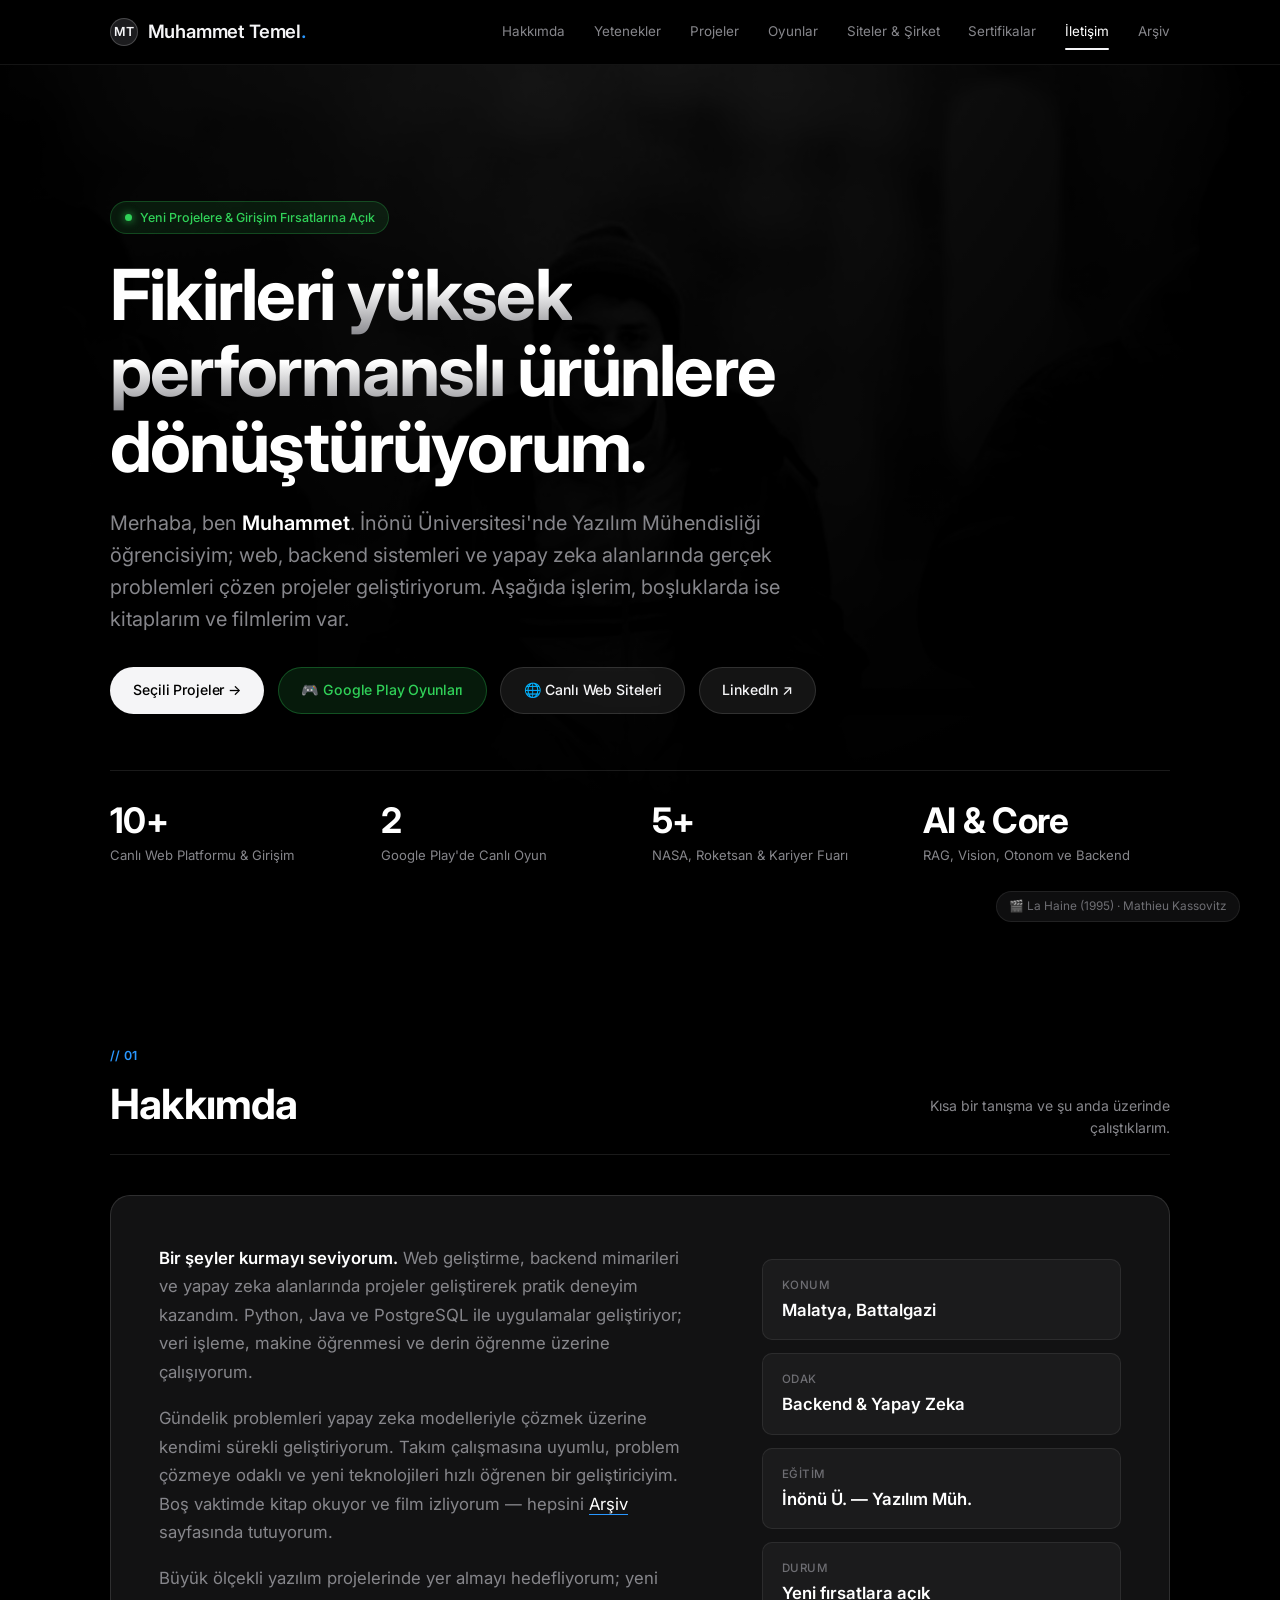
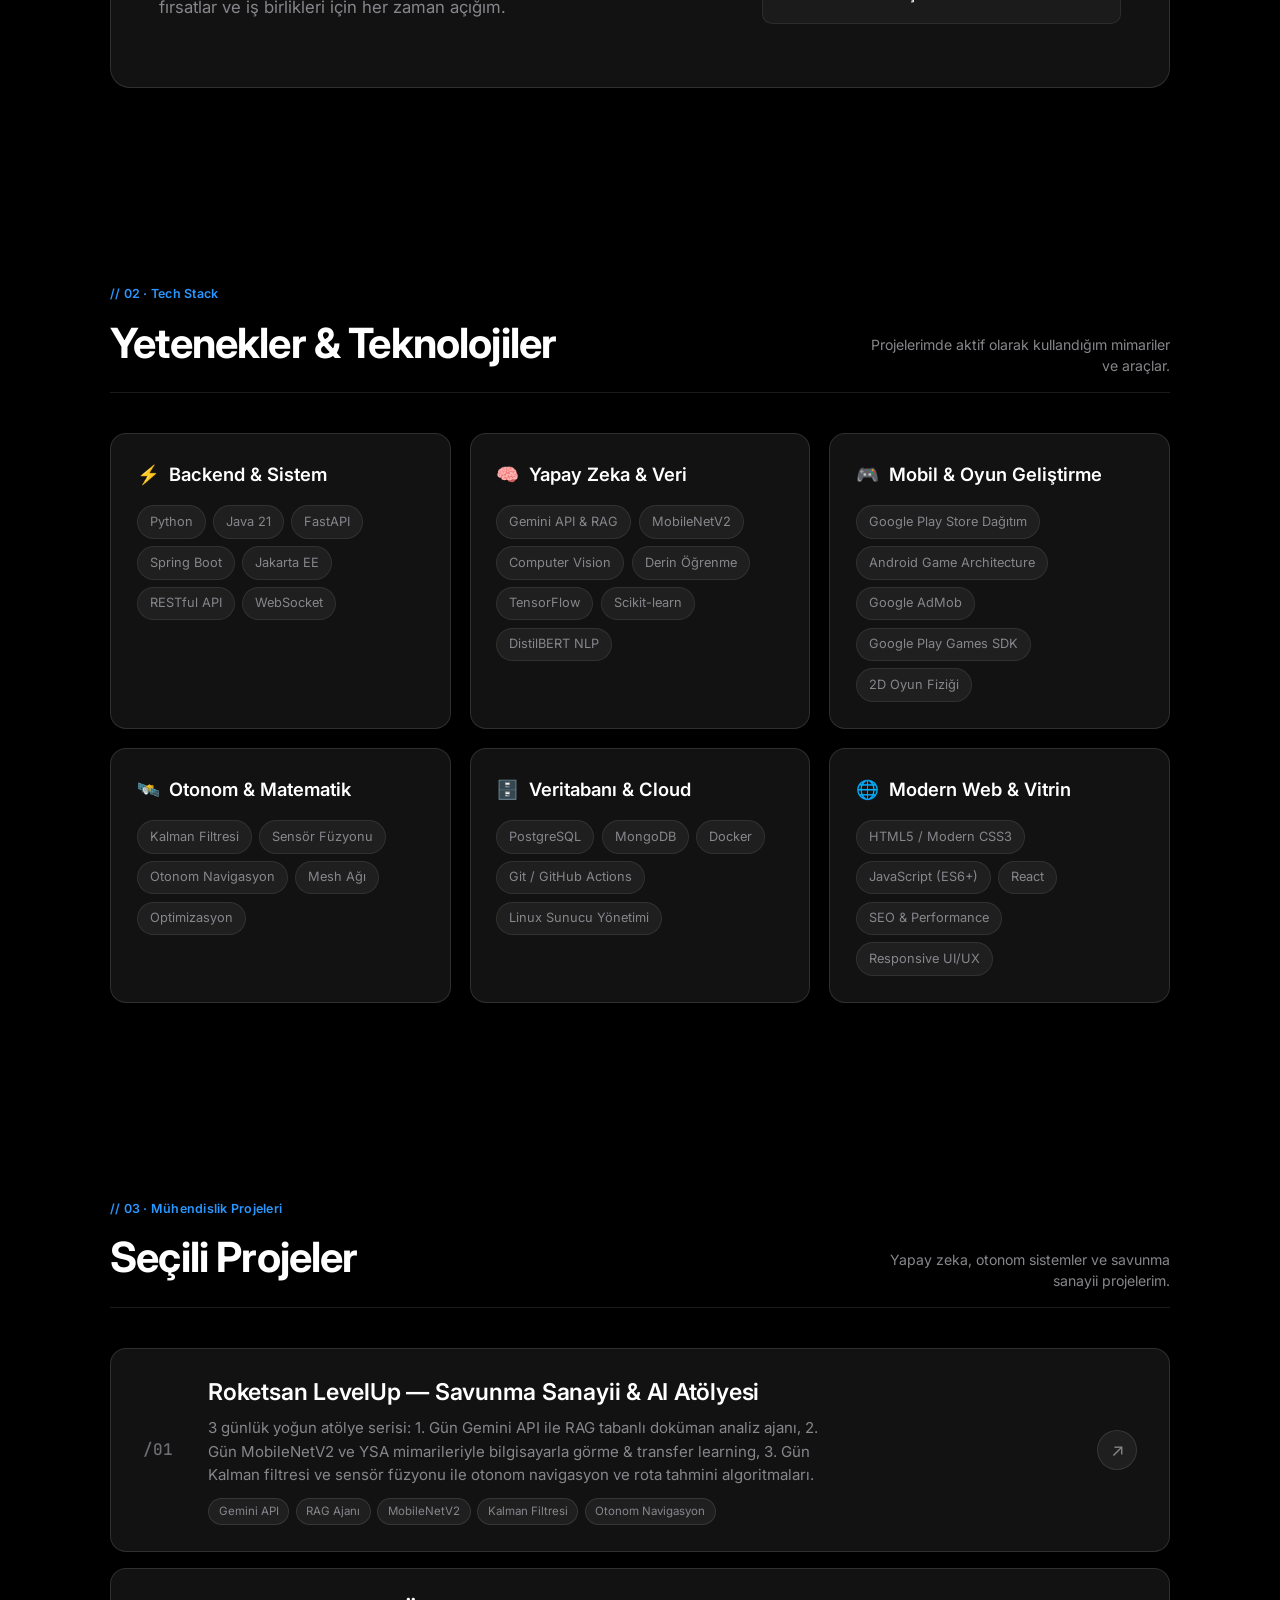
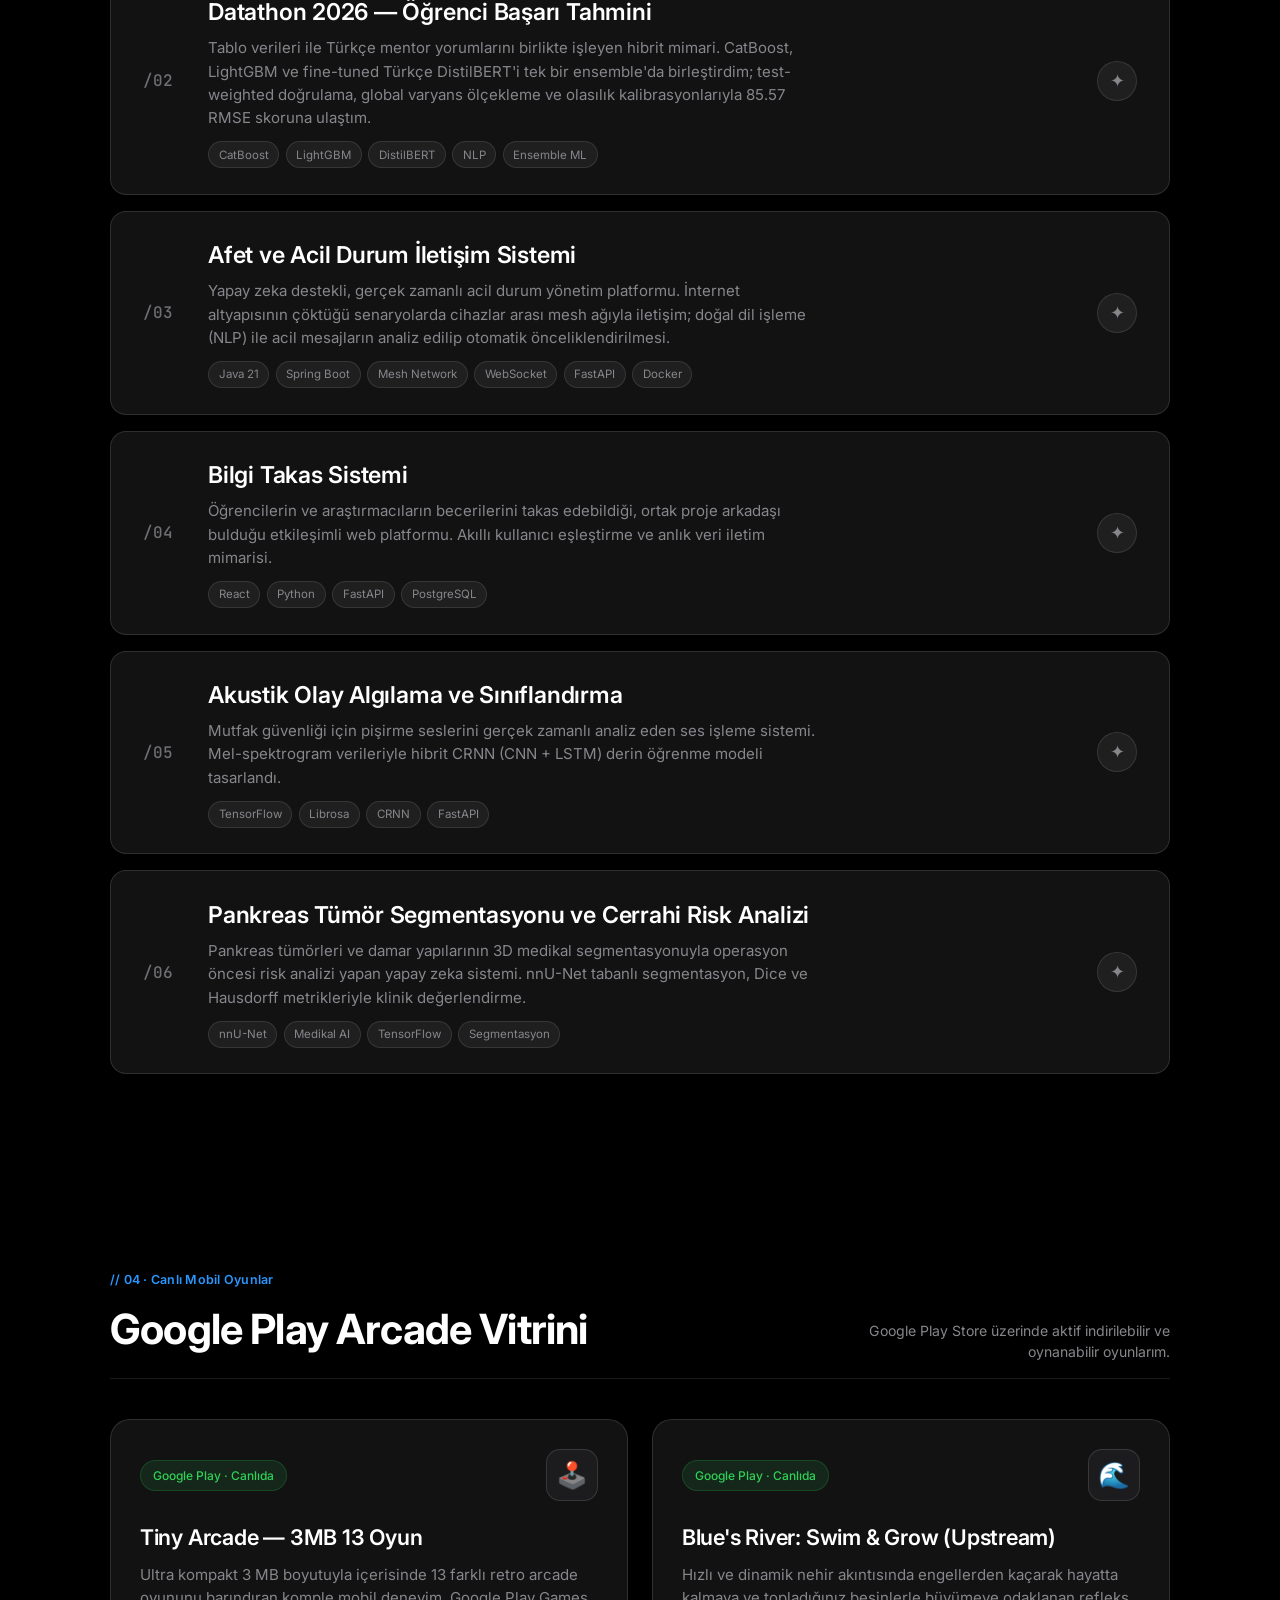
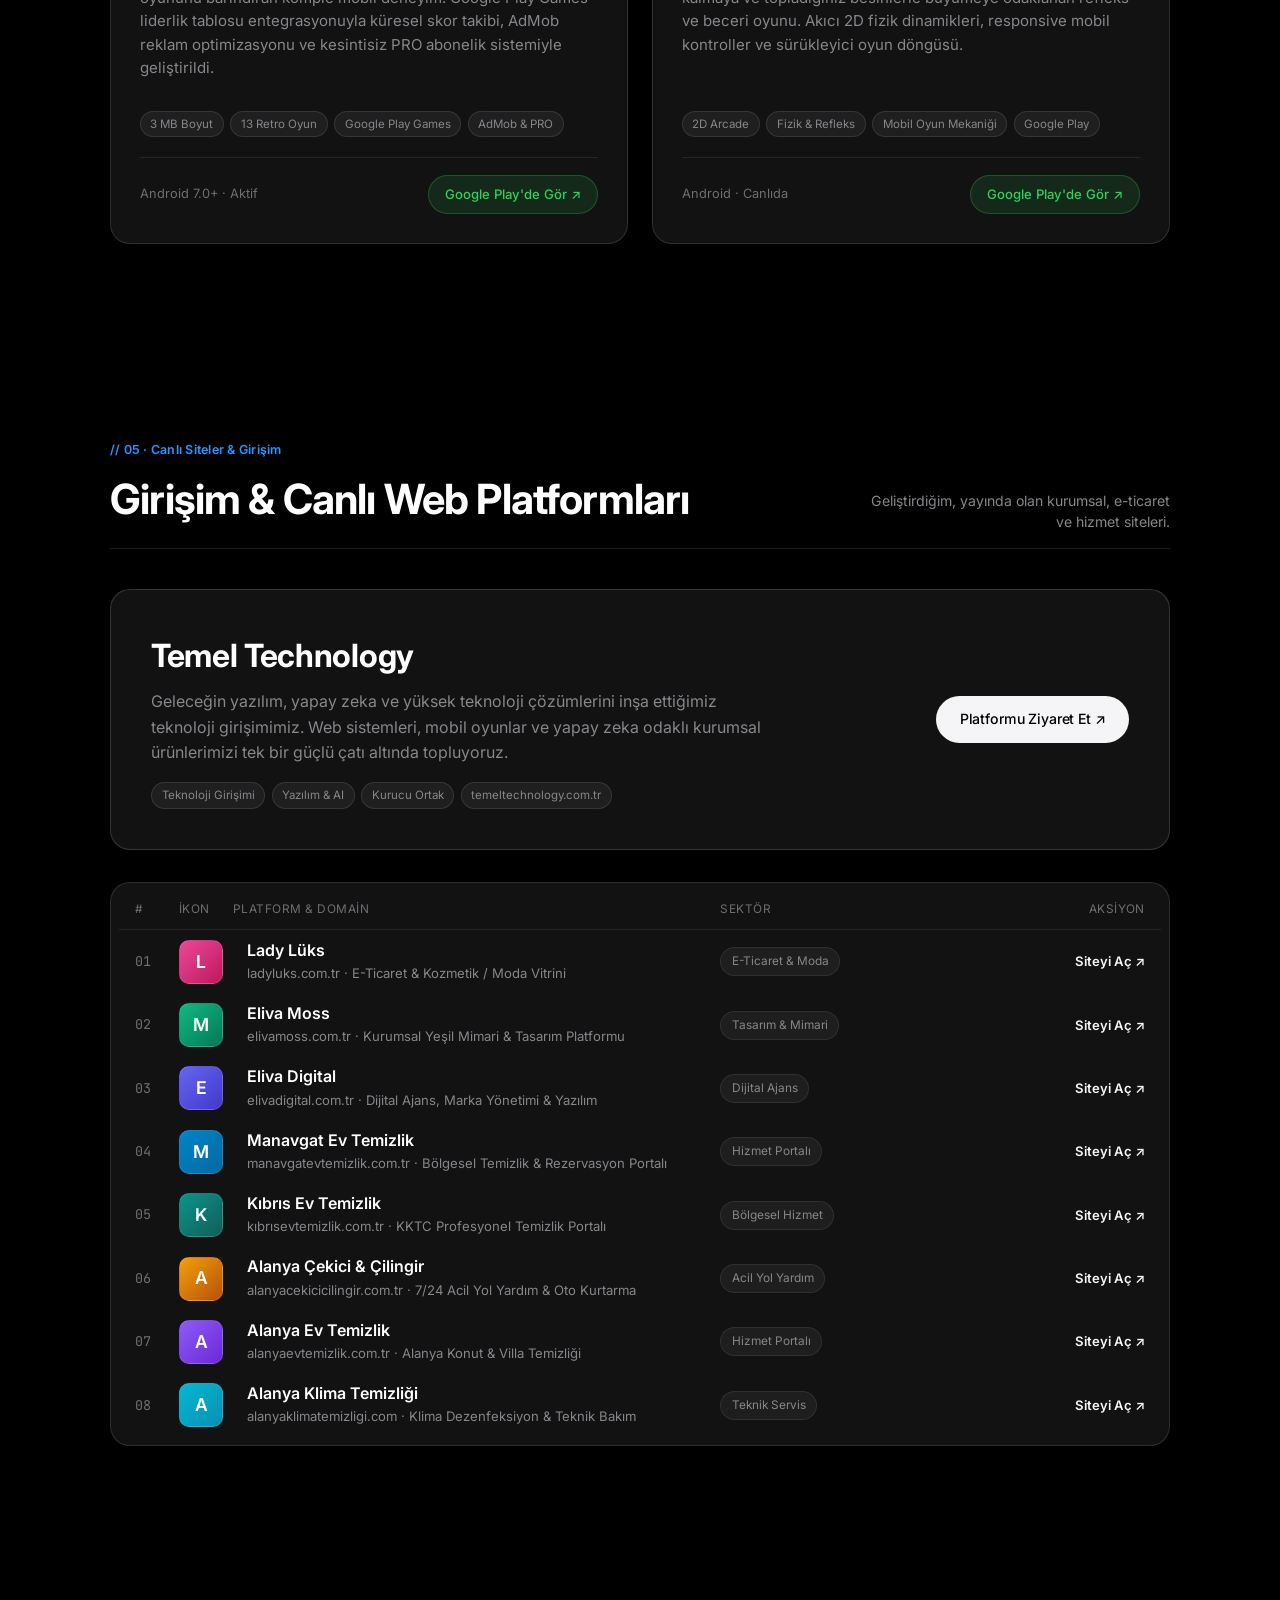
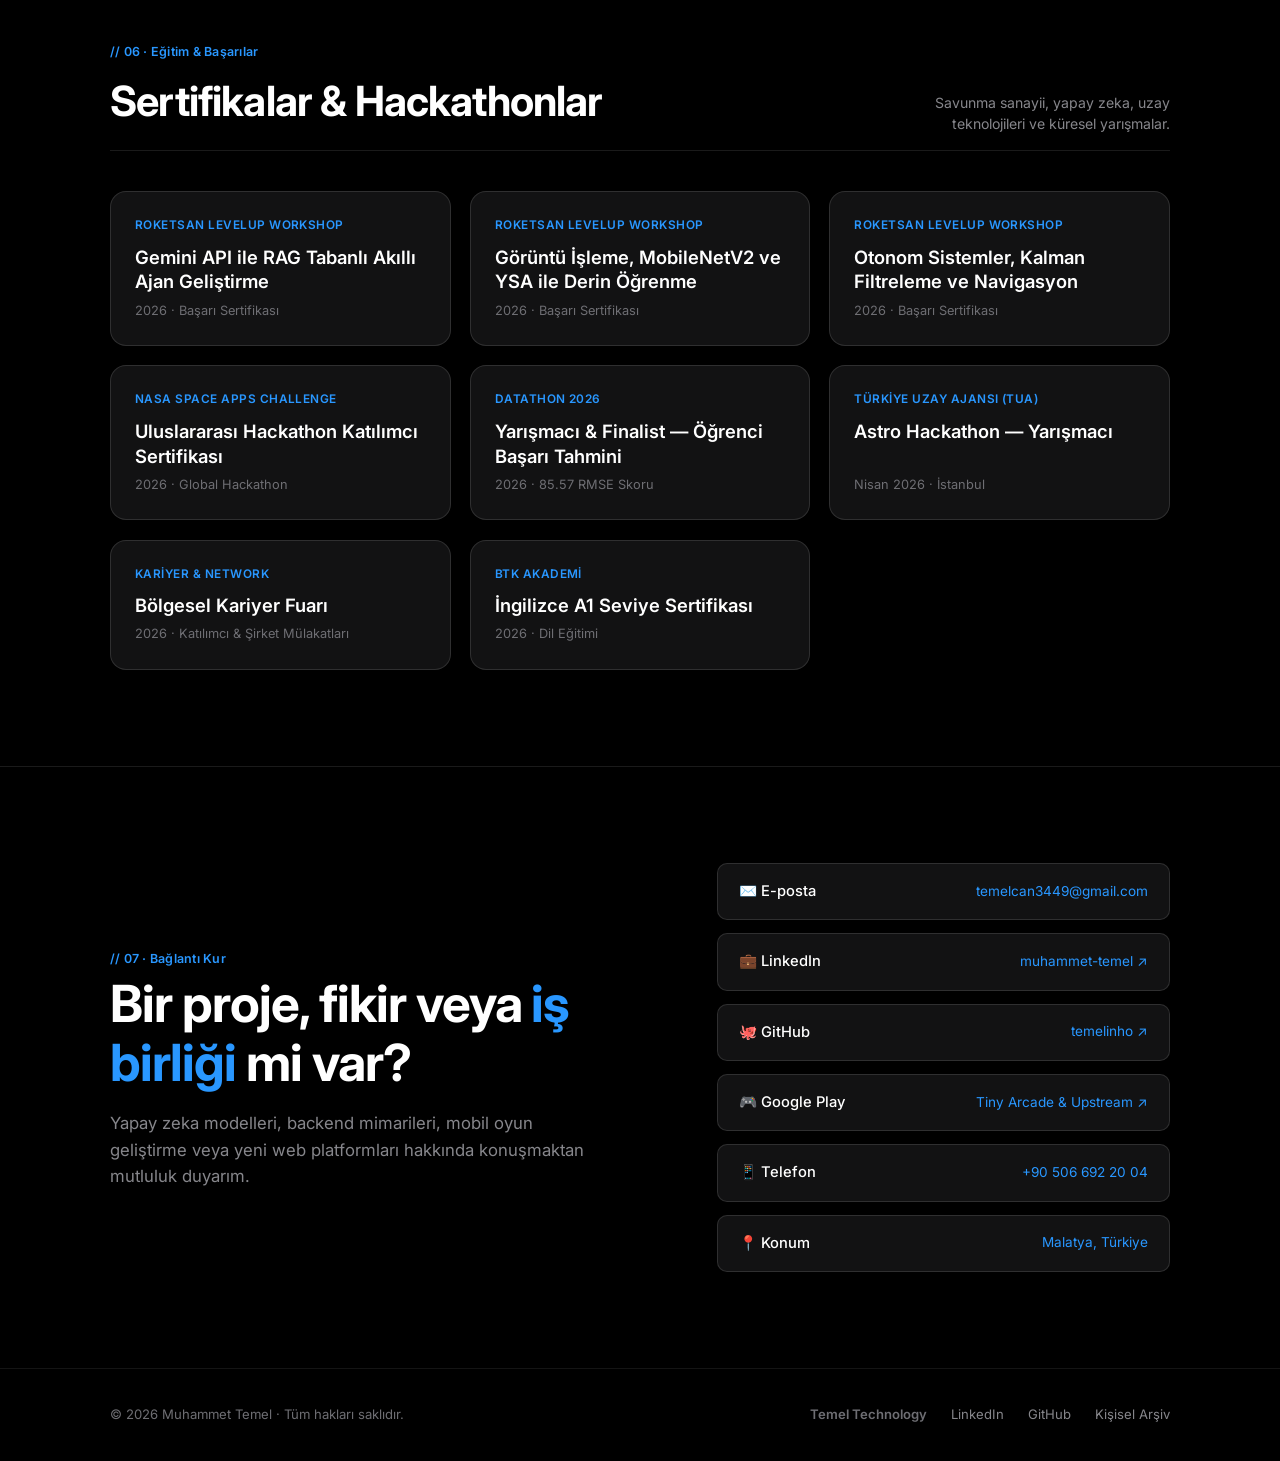
<file: index.html>
<!DOCTYPE html>
<html lang="tr">
<head>
  <meta charset="UTF-8">
  <meta name="viewport" content="width=device-width, initial-scale=1.0">
  <title>Muhammet Temel — Yazılım Mühendisi & AI & Oyun Geliştirici</title>
  <meta name="description" content="Muhammet Temel'in kişisel portfolyosu: Yapay zeka projeleri, Google Play mobil oyunları, canlı web siteleri ve sertifikalar.">
  <link rel="stylesheet" href="style.css">
</head>
<body>

  <!-- Üst Gezinme Çubuğu -->
  <header class="topbar">
    <div class="wrap">
      <a href="index.html" class="brand">
        <span class="brand-avatar">MT</span>
        <span>Muhammet Temel<span class="dot">.</span></span>
      </a>
      <button class="menu-btn" aria-label="Menü Aç/Kapat" id="menuBtn">☰</button>
      <nav class="nav" id="nav">
        <a href="#hakkimda">Hakkımda</a>
        <a href="#yetenekler">Yetenekler</a>
        <a href="#projeler">Projeler</a>
        <a href="#oyunlar">Oyunlar</a>
        <a href="#isler">Siteler & Şirket</a>
        <a href="#sertifikalar">Sertifikalar</a>
        <a href="#iletisim">İletişim</a>
        <a href="arsiv.html">Arşiv</a>
      </nav>
    </div>
  </header>

  <main>
    <!-- Hero Bölümü -->
    <section class="hero">
      <div class="hero-bg" aria-hidden="true"></div>
      <div class="hero-glow"></div>
      <div class="wrap">
        <div class="badge-status">
          <span class="pulse-dot"></span>
          <span>Yeni Projelere & Girişim Fırsatlarına Açık</span>
        </div>
        <h1>
          Fikirleri <span class="gradient-text">yüksek performanslı</span> ürünlere dönüştürüyorum.
        </h1>
        <p class="lede">
          Merhaba, ben <strong>Muhammet</strong>. İnönü Üniversitesi'nde Yazılım Mühendisliği
          öğrencisiyim; web, backend sistemleri ve yapay zeka alanlarında
          gerçek problemleri çözen projeler geliştiriyorum. Aşağıda işlerim,
          boşluklarda ise kitaplarım ve filmlerim var.
        </p>

        <div class="hero-actions">
          <a href="#projeler" class="btn btn-primary">Seçili Projeler →</a>
          <a href="#oyunlar" class="btn btn-play">🎮 Google Play Oyunları</a>
          <a href="#isler" class="btn btn-ghost">🌐 Canlı Web Siteleri</a>
          <a href="https://www.linkedin.com/in/muhammet-temel-47734a2a6/" target="_blank" rel="noopener" class="btn btn-ghost">LinkedIn ↗</a>
        </div>

        <!-- Hızlı İstatistikler -->
        <div class="hero-stats">
          <div class="stat-item">
            <span class="stat-num">10+</span>
            <span class="stat-label">Canlı Web Platformu & Girişim</span>
          </div>
          <div class="stat-item">
            <span class="stat-num">2</span>
            <span class="stat-label">Google Play'de Canlı Oyun</span>
          </div>
          <div class="stat-item">
            <span class="stat-num">5+</span>
            <span class="stat-label">NASA, Roketsan & Kariyer Fuarı</span>
          </div>
          <div class="stat-item">
            <span class="stat-num">AI & Core</span>
            <span class="stat-label">RAG, Vision, Otonom ve Backend</span>
          </div>
        </div>
      </div>
      <div class="hero-film-credit" aria-hidden="true">
        <span>🎬 La Haine (1995) · Mathieu Kassovitz</span>
      </div>
    </section>

    <!-- 01 Hakkımda -->
    <section class="section" id="hakkimda">
      <div class="wrap">
        <div class="section-head">
          <div>
            <span class="section-tag">// 01</span>
            <h2>Hakkımda</h2>
          </div>
          <span class="aside">Kısa bir tanışma ve şu anda üzerinde çalıştıklarım.</span>
        </div>

        <div class="about-card">
          <div class="about-text">
            <p><strong>Bir şeyler kurmayı seviyorum.</strong> Web geliştirme, backend
              mimarileri ve yapay zeka alanlarında projeler geliştirerek pratik
              deneyim kazandım. Python, Java ve PostgreSQL ile uygulamalar
              geliştiriyor; veri işleme, makine öğrenmesi ve derin öğrenme üzerine
              çalışıyorum.</p>
            <p>Gündelik problemleri yapay zeka modelleriyle çözmek üzerine kendimi
              sürekli geliştiriyorum. Takım çalışmasına uyumlu, problem çözmeye
              odaklı ve yeni teknolojileri hızlı öğrenen bir geliştiriciyim.
              Boş vaktimde kitap okuyor ve film izliyorum — hepsini
              <a href="arsiv.html" style="border-bottom:1px solid var(--apple-blue); color:#fff;">Arşiv</a>
              sayfasında tutuyorum.</p>
            <p>Büyük ölçekli yazılım projelerinde yer almayı hedefliyorum; yeni
              fırsatlar ve iş birlikleri için her zaman açığım.</p>
          </div>
          <div class="facts-list">
            <div class="fact-box">
              <div class="f-label">Konum</div>
              <div class="f-val">Malatya, Battalgazi</div>
            </div>
            <div class="fact-box">
              <div class="f-label">Odak</div>
              <div class="f-val">Backend & Yapay Zeka</div>
            </div>
            <div class="fact-box">
              <div class="f-label">Eğitim</div>
              <div class="f-val">İnönü Ü. — Yazılım Müh.</div>
            </div>
            <div class="fact-box">
              <div class="f-label">Durum</div>
              <div class="f-val">Yeni fırsatlara açık</div>
            </div>
          </div>
        </div>
      </div>
    </section>

    <!-- 02 Yetenekler -->
    <section class="section" id="yetenekler">
      <div class="wrap">
        <div class="section-head">
          <div>
            <span class="section-tag">// 02 · Tech Stack</span>
            <h2>Yetenekler & Teknolojiler</h2>
          </div>
          <span class="aside">Projelerimde aktif olarak kullandığım mimariler ve araçlar.</span>
        </div>

        <div class="skills-grid">
          <div class="skill-card">
            <h3><span class="skill-icon">⚡</span> Backend & Sistem</h3>
            <div class="chips">
              <span class="chip">Python</span>
              <span class="chip">Java 21</span>
              <span class="chip">FastAPI</span>
              <span class="chip">Spring Boot</span>
              <span class="chip">Jakarta EE</span>
              <span class="chip">RESTful API</span>
              <span class="chip">WebSocket</span>
            </div>
          </div>

          <div class="skill-card">
            <h3><span class="skill-icon">🧠</span> Yapay Zeka & Veri</h3>
            <div class="chips">
              <span class="chip">Gemini API & RAG</span>
              <span class="chip">MobileNetV2</span>
              <span class="chip">Computer Vision</span>
              <span class="chip">Derin Öğrenme</span>
              <span class="chip">TensorFlow</span>
              <span class="chip">Scikit-learn</span>
              <span class="chip">DistilBERT NLP</span>
            </div>
          </div>

          <div class="skill-card">
            <h3><span class="skill-icon">🎮</span> Mobil & Oyun Geliştirme</h3>
            <div class="chips">
              <span class="chip">Google Play Store Dağıtım</span>
              <span class="chip">Android Game Architecture</span>
              <span class="chip">Google AdMob</span>
              <span class="chip">Google Play Games SDK</span>
              <span class="chip">2D Oyun Fiziği</span>
            </div>
          </div>

          <div class="skill-card">
            <h3><span class="skill-icon">🛰️</span> Otonom & Matematik</h3>
            <div class="chips">
              <span class="chip">Kalman Filtresi</span>
              <span class="chip">Sensör Füzyonu</span>
              <span class="chip">Otonom Navigasyon</span>
              <span class="chip">Mesh Ağı</span>
              <span class="chip">Optimizasyon</span>
            </div>
          </div>

          <div class="skill-card">
            <h3><span class="skill-icon">🗄️</span> Veritabanı & Cloud</h3>
            <div class="chips">
              <span class="chip">PostgreSQL</span>
              <span class="chip">MongoDB</span>
              <span class="chip">Docker</span>
              <span class="chip">Git / GitHub Actions</span>
              <span class="chip">Linux Sunucu Yönetimi</span>
            </div>
          </div>

          <div class="skill-card">
            <h3><span class="skill-icon">🌐</span> Modern Web & Vitrin</h3>
            <div class="chips">
              <span class="chip">HTML5 / Modern CSS3</span>
              <span class="chip">JavaScript (ES6+)</span>
              <span class="chip">React</span>
              <span class="chip">SEO & Performance</span>
              <span class="chip">Responsive UI/UX</span>
            </div>
          </div>
        </div>
      </div>
    </section>

    <!-- 03 Seçili Projeler -->
    <section class="section" id="projeler">
      <div class="wrap">
        <div class="section-head">
          <div>
            <span class="section-tag">// 03 · Mühendislik Projeleri</span>
            <h2>Seçili Projeler</h2>
          </div>
          <span class="aside">Yapay zeka, otonom sistemler ve savunma sanayii projelerim.</span>
        </div>

        <div class="projects">
          <!-- Roketsan -->
          <a class="project-card" href="https://github.com/temelinho?tab=repositories&q=roketsan" target="_blank" rel="noopener">
            <span class="p-index">/01</span>
            <div class="p-content">
              <h3>Roketsan LevelUp — Savunma Sanayii & AI Atölyesi</h3>
              <p>3 günlük yoğun atölye serisi: 1. Gün Gemini API ile RAG tabanlı doküman analiz ajanı, 2. Gün MobileNetV2 ve YSA mimarileriyle bilgisayarla görme & transfer learning, 3. Gün Kalman filtresi ve sensör füzyonu ile otonom navigasyon ve rota tahmini algoritmaları.</p>
              <div class="p-tags">
                <span class="tag">Gemini API</span>
                <span class="tag">RAG Ajanı</span>
                <span class="tag">MobileNetV2</span>
                <span class="tag">Kalman Filtresi</span>
                <span class="tag">Otonom Navigasyon</span>
              </div>
            </div>
            <div class="p-action">↗</div>
          </a>

          <!-- Datathon 2026 -->
          <div class="project-card">
            <span class="p-index">/02</span>
            <div class="p-content">
              <h3>Datathon 2026 — Öğrenci Başarı Tahmini</h3>
              <p>Tablo verileri ile Türkçe mentor yorumlarını birlikte işleyen hibrit mimari. CatBoost, LightGBM ve fine-tuned Türkçe DistilBERT'i tek bir ensemble'da birleştirdim; test-weighted doğrulama, global varyans ölçekleme ve olasılık kalibrasyonlarıyla 85.57 RMSE skoruna ulaştım.</p>
              <div class="p-tags">
                <span class="tag">CatBoost</span>
                <span class="tag">LightGBM</span>
                <span class="tag">DistilBERT</span>
                <span class="tag">NLP</span>
                <span class="tag">Ensemble ML</span>
              </div>
            </div>
            <div class="p-action">✦</div>
          </div>

          <!-- Afet & Acil Durum -->
          <div class="project-card">
            <span class="p-index">/03</span>
            <div class="p-content">
              <h3>Afet ve Acil Durum İletişim Sistemi</h3>
              <p>Yapay zeka destekli, gerçek zamanlı acil durum yönetim platformu. İnternet altyapısının çöktüğü senaryolarda cihazlar arası mesh ağıyla iletişim; doğal dil işleme (NLP) ile acil mesajların analiz edilip otomatik önceliklendirilmesi.</p>
              <div class="p-tags">
                <span class="tag">Java 21</span>
                <span class="tag">Spring Boot</span>
                <span class="tag">Mesh Network</span>
                <span class="tag">WebSocket</span>
                <span class="tag">FastAPI</span>
                <span class="tag">Docker</span>
              </div>
            </div>
            <div class="p-action">✦</div>
          </div>

          <!-- Bilgi Takas -->
          <div class="project-card">
            <span class="p-index">/04</span>
            <div class="p-content">
              <h3>Bilgi Takas Sistemi</h3>
              <p>Öğrencilerin ve araştırmacıların becerilerini takas edebildiği, ortak proje arkadaşı bulduğu etkileşimli web platformu. Akıllı kullanıcı eşleştirme ve anlık veri iletim mimarisi.</p>
              <div class="p-tags">
                <span class="tag">React</span>
                <span class="tag">Python</span>
                <span class="tag">FastAPI</span>
                <span class="tag">PostgreSQL</span>
              </div>
            </div>
            <div class="p-action">✦</div>
          </div>

          <!-- Akustik Olay -->
          <div class="project-card">
            <span class="p-index">/05</span>
            <div class="p-content">
              <h3>Akustik Olay Algılama ve Sınıflandırma</h3>
              <p>Mutfak güvenliği için pişirme seslerini gerçek zamanlı analiz eden ses işleme sistemi. Mel-spektrogram verileriyle hibrit CRNN (CNN + LSTM) derin öğrenme modeli tasarlandı.</p>
              <div class="p-tags">
                <span class="tag">TensorFlow</span>
                <span class="tag">Librosa</span>
                <span class="tag">CRNN</span>
                <span class="tag">FastAPI</span>
              </div>
            </div>
            <div class="p-action">✦</div>
          </div>

          <!-- Pankreas Segmentasyon -->
          <div class="project-card">
            <span class="p-index">/06</span>
            <div class="p-content">
              <h3>Pankreas Tümör Segmentasyonu ve Cerrahi Risk Analizi</h3>
              <p>Pankreas tümörleri ve damar yapılarının 3D medikal segmentasyonuyla operasyon öncesi risk analizi yapan yapay zeka sistemi. nnU-Net tabanlı segmentasyon, Dice ve Hausdorff metrikleriyle klinik değerlendirme.</p>
              <div class="p-tags">
                <span class="tag">nnU-Net</span>
                <span class="tag">Medikal AI</span>
                <span class="tag">TensorFlow</span>
                <span class="tag">Segmentasyon</span>
              </div>
            </div>
            <div class="p-action">✦</div>
          </div>
        </div>
      </div>
    </section>

    <!-- 04 Oyunlar (Google Play Store) -->
    <section class="section" id="oyunlar">
      <div class="wrap">
        <div class="section-head">
          <div>
            <span class="section-tag">// 04 · Canlı Mobil Oyunlar</span>
            <h2>Google Play Arcade Vitrini</h2>
          </div>
          <span class="aside">Google Play Store üzerinde aktif indirilebilir ve oynanabilir oyunlarım.</span>
        </div>

        <div class="games-grid">
          <!-- Tiny Arcade -->
          <article class="game-card">
            <div class="game-header">
              <span class="game-badge">Google Play · Canlıda</span>
              <div class="game-avatar">🕹️</div>
            </div>
            <h3>Tiny Arcade — 3MB 13 Oyun</h3>
            <p>
              Ultra kompakt 3 MB boyutuyla içerisinde 13 farklı retro arcade oyununu barındıran komple mobil deneyim. 
              Google Play Games liderlik tablosu entegrasyonuyla küresel skor takibi, AdMob reklam optimizasyonu ve kesintisiz PRO abonelik sistemiyle geliştirildi.
            </p>
            <div class="p-tags" style="margin-bottom: 1.2rem;">
              <span class="tag">3 MB Boyut</span>
              <span class="tag">13 Retro Oyun</span>
              <span class="tag">Google Play Games</span>
              <span class="tag">AdMob & PRO</span>
            </div>
            <div class="game-footer">
              <span class="game-size">Android 7.0+ · Aktif</span>
              <a href="https://play.google.com/store/apps/details?id=com.temel.tinyarcade" target="_blank" rel="noopener" class="playstore-btn">
                <span>Google Play'de Gör ↗</span>
              </a>
            </div>
          </article>

          <!-- Upstream (Blue's River) -->
          <article class="game-card">
            <div class="game-header">
              <span class="game-badge">Google Play · Canlıda</span>
              <div class="game-avatar">🌊</div>
            </div>
            <h3>Blue's River: Swim & Grow (Upstream)</h3>
            <p>
              Hızlı ve dinamik nehir akıntısında engellerden kaçarak hayatta kalmaya ve topladığınız besinlerle büyümeye odaklanan refleks ve beceri oyunu. Akıcı 2D fizik dinamikleri, responsive mobil kontroller ve sürükleyici oyun döngüsü.
            </p>
            <div class="p-tags" style="margin-bottom: 1.2rem;">
              <span class="tag">2D Arcade</span>
              <span class="tag">Fizik & Refleks</span>
              <span class="tag">Mobil Oyun Mekaniği</span>
              <span class="tag">Google Play</span>
            </div>
            <div class="game-footer">
              <span class="game-size">Android · Canlıda</span>
              <a href="https://play.google.com/store/apps/details?id=com.emircan.upstream" target="_blank" rel="noopener" class="playstore-btn">
                <span>Google Play'de Gör ↗</span>
              </a>
            </div>
          </article>
        </div>
      </div>
    </section>

    <!-- 05 Canlı Siteler & Şirketimiz -->
    <section class="section" id="isler">
      <div class="wrap">
        <div class="section-head">
          <div>
            <span class="section-tag">// 05 · Canlı Siteler & Girişim</span>
            <h2>Girişim & Canlı Web Platformları</h2>
          </div>
          <span class="aside">Geliştirdiğim, yayında olan kurumsal, e-ticaret ve hizmet siteleri.</span>
        </div>

        <div class="work-featured" style="margin-bottom: 2rem;">
          <div>
            <h3>Temel Technology</h3>
            <p>
              Geleceğin yazılım, yapay zeka ve yüksek teknoloji çözümlerini inşa ettiğimiz teknoloji girişimimiz. 
              Web sistemleri, mobil oyunlar ve yapay zeka odaklı kurumsal ürünlerimizi tek bir güçlü çatı altında topluyoruz.
            </p>
            <div class="p-tags" style="margin-top: 1rem;">
              <span class="tag">Teknoloji Girişimi</span>
              <span class="tag">Yazılım & AI</span>
              <span class="tag">Kurucu Ortak</span>
              <span class="tag">temeltechnology.com.tr</span>
            </div>
          </div>
          <div>
            <a href="https://temeltechnology.com.tr" target="_blank" rel="noopener" class="btn btn-primary" style="white-space:nowrap;">
              Platformu Ziyaret Et ↗
            </a>
          </div>
        </div>

        <!-- Canlı Siteler Müzik Listesi (Tracklist) Formatı -->
        <div class="tracklist">
          <div class="track-header">
            <span>#</span>
            <span>İkon</span>
            <span>Platform & Domain</span>
            <span>Sektör</span>
            <span style="text-align:right;">Aksiyon</span>
          </div>

          <!-- 01 Lady Lüks -->
          <a href="https://ladyluks.com.tr" target="_blank" rel="noopener" class="track-row">
            <span class="track-num">01</span>
            <div class="track-thumb-sq" style="background: linear-gradient(135deg, #ec4899, #be185d);">L</div>
            <div class="track-info">
              <span class="track-title">Lady Lüks</span>
              <span class="track-sub">ladyluks.com.tr · E-Ticaret & Kozmetik / Moda Vitrini</span>
            </div>
            <span class="track-badge">E-Ticaret & Moda</span>
            <span class="track-meta" style="color:var(--accent-cyan); font-weight:600;">Siteyi Aç ↗</span>
          </a>

          <!-- 02 Eliva Moss -->
          <a href="https://elivamoss.com.tr" target="_blank" rel="noopener" class="track-row">
            <span class="track-num">02</span>
            <div class="track-thumb-sq" style="background: linear-gradient(135deg, #10b981, #047857);">M</div>
            <div class="track-info">
              <span class="track-title">Eliva Moss</span>
              <span class="track-sub">elivamoss.com.tr · Kurumsal Yeşil Mimari & Tasarım Platformu</span>
            </div>
            <span class="track-badge">Tasarım & Mimari</span>
            <span class="track-meta" style="color:var(--accent-cyan); font-weight:600;">Siteyi Aç ↗</span>
          </a>

          <!-- 03 Eliva Digital -->
          <a href="https://elivadigital.com.tr" target="_blank" rel="noopener" class="track-row">
            <span class="track-num">03</span>
            <div class="track-thumb-sq" style="background: linear-gradient(135deg, #6366f1, #4338ca);">E</div>
            <div class="track-info">
              <span class="track-title">Eliva Digital</span>
              <span class="track-sub">elivadigital.com.tr · Dijital Ajans, Marka Yönetimi & Yazılım</span>
            </div>
            <span class="track-badge">Dijital Ajans</span>
            <span class="track-meta" style="color:var(--accent-cyan); font-weight:600;">Siteyi Aç ↗</span>
          </a>

          <!-- 04 Manavgat Ev Temizlik -->
          <a href="https://manavgatevtemizlik.com.tr" target="_blank" rel="noopener" class="track-row">
            <span class="track-num">04</span>
            <div class="track-thumb-sq" style="background: linear-gradient(135deg, #0284c7, #0369a1);">M</div>
            <div class="track-info">
              <span class="track-title">Manavgat Ev Temizlik</span>
              <span class="track-sub">manavgatevtemizlik.com.tr · Bölgesel Temizlik & Rezervasyon Portalı</span>
            </div>
            <span class="track-badge">Hizmet Portalı</span>
            <span class="track-meta" style="color:var(--accent-cyan); font-weight:600;">Siteyi Aç ↗</span>
          </a>

          <!-- 05 Kıbrıs Ev Temizlik -->
          <a href="https://kıbrısevtemizlik.com.tr" target="_blank" rel="noopener" class="track-row">
            <span class="track-num">05</span>
            <div class="track-thumb-sq" style="background: linear-gradient(135deg, #0d9488, #115e59);">K</div>
            <div class="track-info">
              <span class="track-title">Kıbrıs Ev Temizlik</span>
              <span class="track-sub">kıbrısevtemizlik.com.tr · KKTC Profesyonel Temizlik Portalı</span>
            </div>
            <span class="track-badge">Bölgesel Hizmet</span>
            <span class="track-meta" style="color:var(--accent-cyan); font-weight:600;">Siteyi Aç ↗</span>
          </a>

          <!-- 06 Alanya Çekici & Çilingir -->
          <a href="https://alanyacekicicilingir.com.tr" target="_blank" rel="noopener" class="track-row">
            <span class="track-num">06</span>
            <div class="track-thumb-sq" style="background: linear-gradient(135deg, #f59e0b, #b45309);">A</div>
            <div class="track-info">
              <span class="track-title">Alanya Çekici & Çilingir</span>
              <span class="track-sub">alanyacekicicilingir.com.tr · 7/24 Acil Yol Yardım & Oto Kurtarma</span>
            </div>
            <span class="track-badge">Acil Yol Yardım</span>
            <span class="track-meta" style="color:var(--accent-cyan); font-weight:600;">Siteyi Aç ↗</span>
          </a>

          <!-- 07 Alanya Ev Temizlik -->
          <a href="https://alanyaevtemizlik.com.tr" target="_blank" rel="noopener" class="track-row">
            <span class="track-num">07</span>
            <div class="track-thumb-sq" style="background: linear-gradient(135deg, #8b5cf6, #6d28d9);">A</div>
            <div class="track-info">
              <span class="track-title">Alanya Ev Temizlik</span>
              <span class="track-sub">alanyaevtemizlik.com.tr · Alanya Konut & Villa Temizliği</span>
            </div>
            <span class="track-badge">Hizmet Portalı</span>
            <span class="track-meta" style="color:var(--accent-cyan); font-weight:600;">Siteyi Aç ↗</span>
          </a>

          <!-- 08 Alanya Klima Temizliği -->
          <a href="https://alanyaklimatemizligi.com" target="_blank" rel="noopener" class="track-row">
            <span class="track-num">08</span>
            <div class="track-thumb-sq" style="background: linear-gradient(135deg, #06b6d4, #0891b2);">A</div>
            <div class="track-info">
              <span class="track-title">Alanya Klima Temizliği</span>
              <span class="track-sub">alanyaklimatemizligi.com · Klima Dezenfeksiyon & Teknik Bakım</span>
            </div>
            <span class="track-badge">Teknik Servis</span>
            <span class="track-meta" style="color:var(--accent-cyan); font-weight:600;">Siteyi Aç ↗</span>
          </a>
        </div>
      </div>
    </section>

    <!-- 06 Sertifikalar & Başarılar -->
    <section class="section" id="sertifikalar">
      <div class="wrap">
        <div class="section-head">
          <div>
            <span class="section-tag">// 06 · Eğitim & Başarılar</span>
            <h2>Sertifikalar & Hackathonlar</h2>
          </div>
          <span class="aside">Savunma sanayii, yapay zeka, uzay teknolojileri ve küresel yarışmalar.</span>
        </div>

        <div class="cert-grid">
          <div class="cert-card">
            <span class="cert-issuer">Roketsan LevelUp Workshop</span>
            <h4>Gemini API ile RAG Tabanlı Akıllı Ajan Geliştirme</h4>
            <span class="cert-date">2026 · Başarı Sertifikası</span>
          </div>

          <div class="cert-card">
            <span class="cert-issuer">Roketsan LevelUp Workshop</span>
            <h4>Görüntü İşleme, MobileNetV2 ve YSA ile Derin Öğrenme</h4>
            <span class="cert-date">2026 · Başarı Sertifikası</span>
          </div>

          <div class="cert-card">
            <span class="cert-issuer">Roketsan LevelUp Workshop</span>
            <h4>Otonom Sistemler, Kalman Filtreleme ve Navigasyon</h4>
            <span class="cert-date">2026 · Başarı Sertifikası</span>
          </div>

          <div class="cert-card">
            <span class="cert-issuer">NASA Space Apps Challenge</span>
            <h4>Uluslararası Hackathon Katılımcı Sertifikası</h4>
            <span class="cert-date">2026 · Global Hackathon</span>
          </div>

          <div class="cert-card">
            <span class="cert-issuer">Datathon 2026</span>
            <h4>Yarışmacı & Finalist — Öğrenci Başarı Tahmini</h4>
            <span class="cert-date">2026 · 85.57 RMSE Skoru</span>
          </div>

          <div class="cert-card">
            <span class="cert-issuer">Türkiye Uzay Ajansı (TUA)</span>
            <h4>Astro Hackathon — Yarışmacı</h4>
            <span class="cert-date">Nisan 2026 · İstanbul</span>
          </div>

          <div class="cert-card">
            <span class="cert-issuer">Kariyer & Network</span>
            <h4>Bölgesel Kariyer Fuarı</h4>
            <span class="cert-date">2026 · Katılımcı & Şirket Mülakatları</span>
          </div>

          <div class="cert-card">
            <span class="cert-issuer">BTK Akademi</span>
            <h4>İngilizce A1 Seviye Sertifikası</h4>
            <span class="cert-date">2026 · Dil Eğitimi</span>
          </div>
        </div>
      </div>
    </section>

    <!-- 07 İletişim -->
    <section class="section contact-section" id="iletisim">
      <div class="wrap">
        <div class="contact-grid">
          <div class="contact-cta">
            <span class="section-tag">// 07 · Bağlantı Kur</span>
            <h2>Bir proje, fikir veya <em>iş birliği</em> mi var?</h2>
            <p>
              Yapay zeka modelleri, backend mimarileri, mobil oyun geliştirme veya yeni web platformları hakkında konuşmaktan mutluluk duyarım.
            </p>
          </div>

          <div class="contact-cards">
            <a href="mailto:temelcan3449@gmail.com" class="contact-item">
              <span class="c-label">✉️ E-posta</span>
              <span class="c-val">temelcan3449@gmail.com</span>
            </a>

            <a href="https://www.linkedin.com/in/muhammet-temel-47734a2a6/" target="_blank" rel="noopener" class="contact-item">
              <span class="c-label">💼 LinkedIn</span>
              <span class="c-val">muhammet-temel ↗</span>
            </a>

            <a href="https://github.com/temelinho" target="_blank" rel="noopener" class="contact-item">
              <span class="c-label">🐙 GitHub</span>
              <span class="c-val">temelinho ↗</span>
            </a>

            <a href="https://play.google.com/store/apps/details?id=com.temel.tinyarcade" target="_blank" rel="noopener" class="contact-item">
              <span class="c-label">🎮 Google Play</span>
              <span class="c-val">Tiny Arcade & Upstream ↗</span>
            </a>

            <a href="tel:+905066922004" class="contact-item">
              <span class="c-label">📱 Telefon</span>
              <span class="c-val">+90 506 692 20 04</span>
            </a>

            <div class="contact-item">
              <span class="c-label">📍 Konum</span>
              <span class="c-val">Malatya, Türkiye</span>
            </div>
          </div>
        </div>
      </div>
    </section>
  </main>

  <!-- Alt Bilgi (Footer) -->
  <footer>
    <div class="wrap">
      <span>© 2026 Muhammet Temel · Tüm hakları saklıdır.</span>
      <div style="display:flex; gap:1.5rem; align-items:center;">
        <a href="https://temeltechnology.com.tr" target="_blank" rel="noopener" style="color:var(--accent-cyan); font-weight:600;">Temel Technology</a>
        <a href="https://www.linkedin.com/in/muhammet-temel-47734a2a6/" target="_blank" rel="noopener">LinkedIn</a>
        <a href="https://github.com/temelinho" target="_blank" rel="noopener">GitHub</a>
        <a href="arsiv.html">Kişisel Arşiv</a>
      </div>
    </div>
  </footer>

  <script src="script.js"></script>
</body>
</html>
</file>
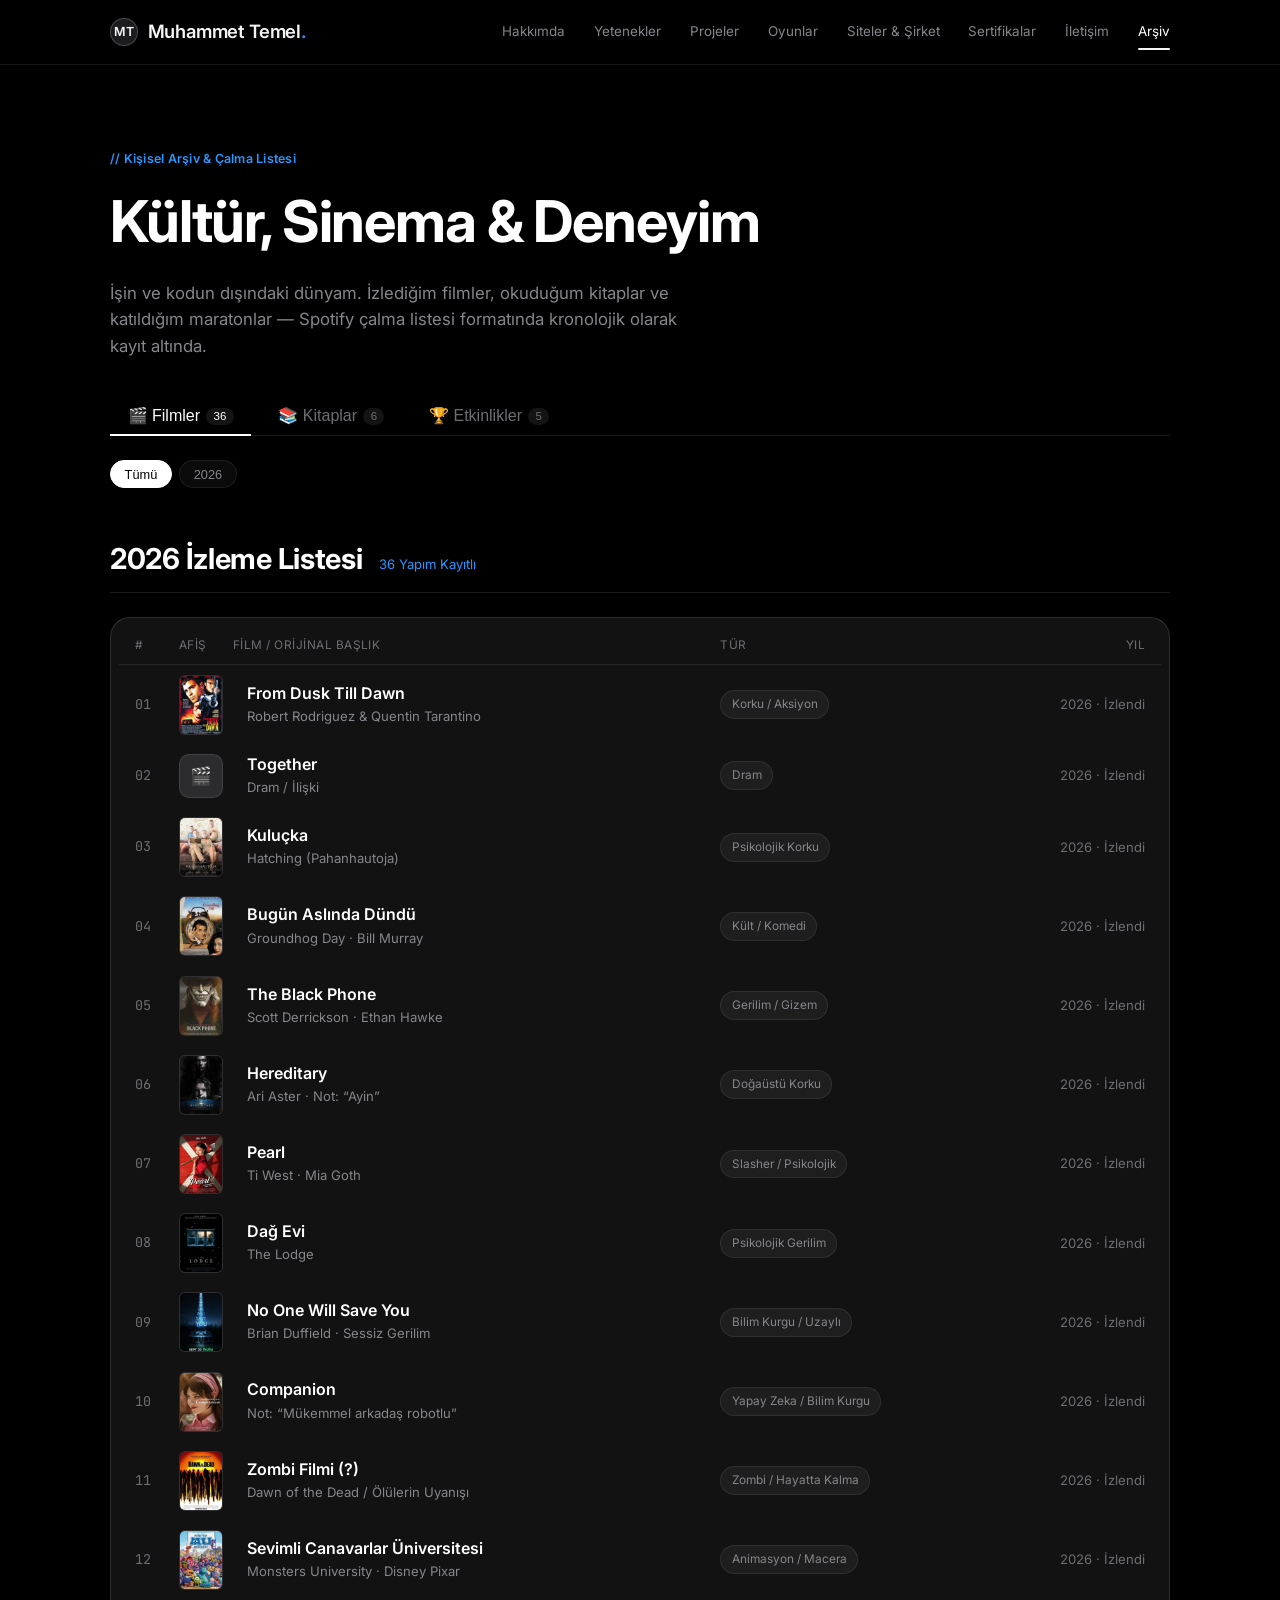
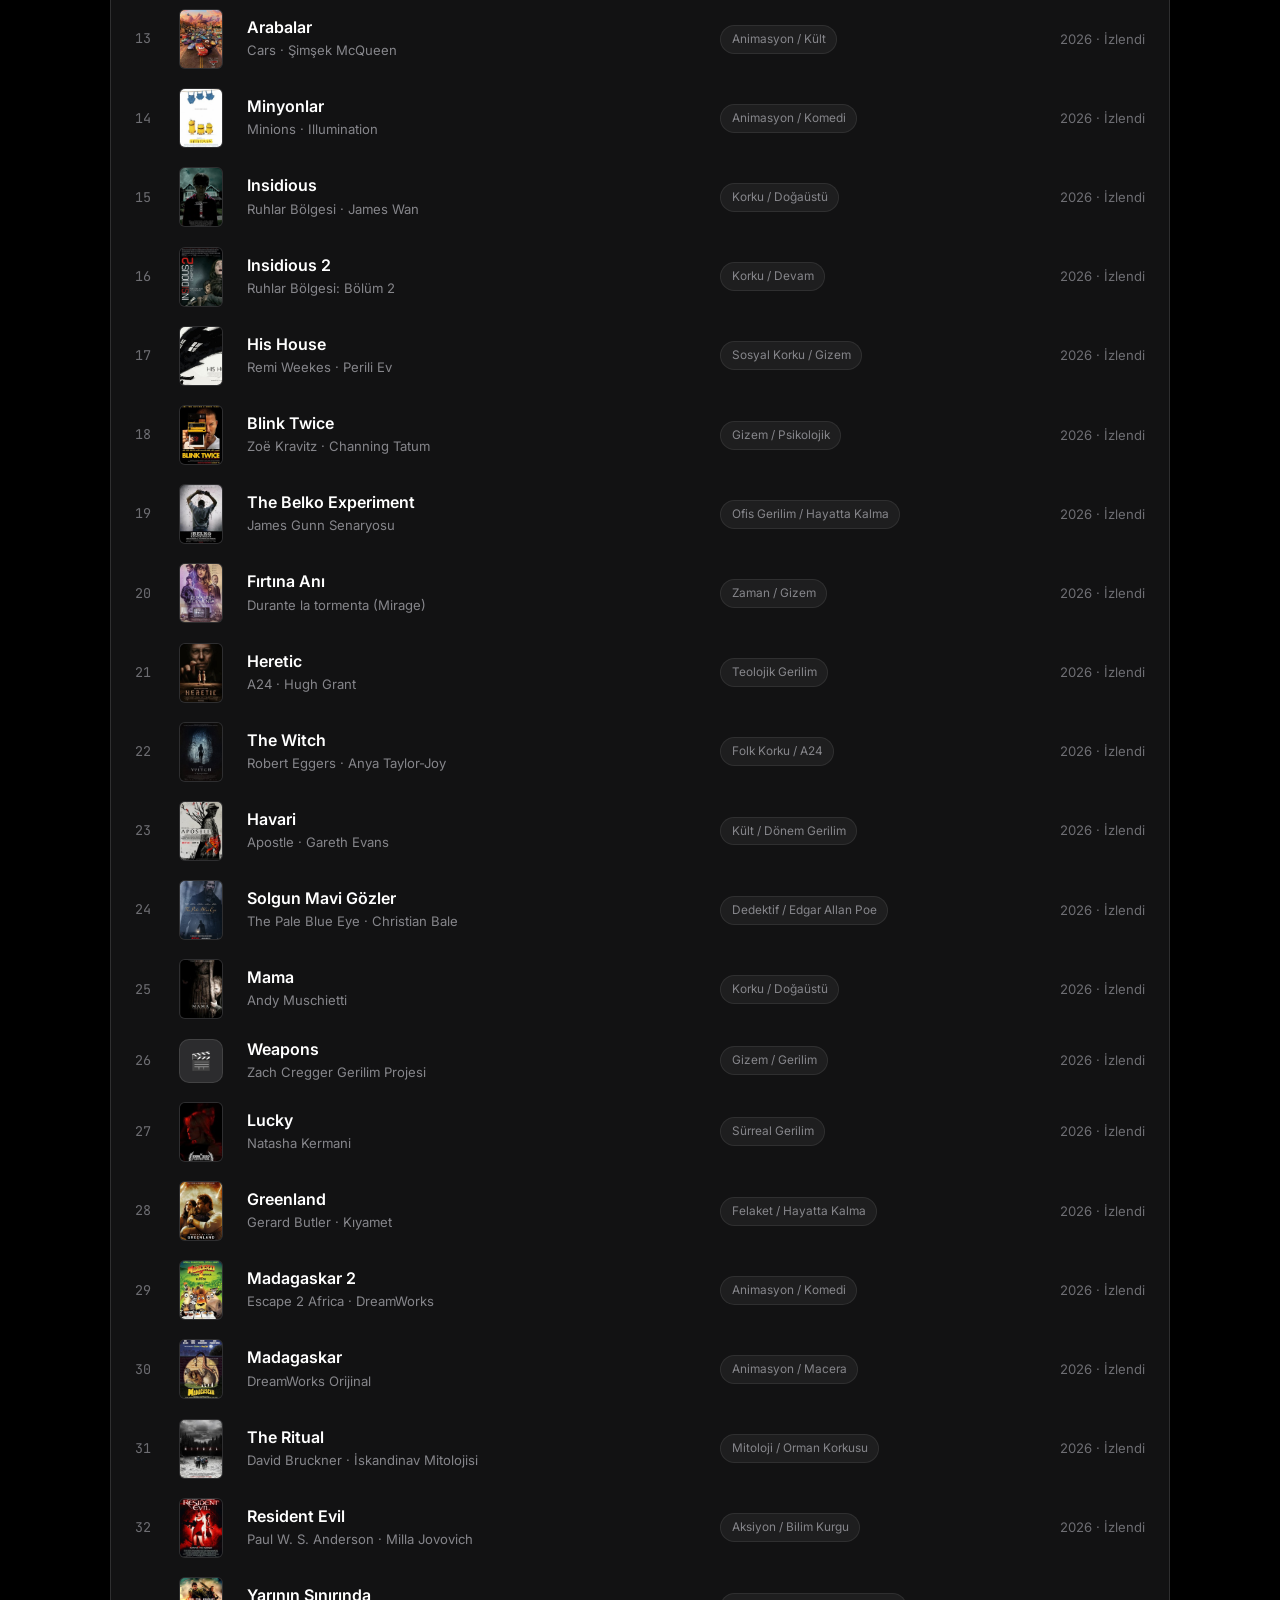
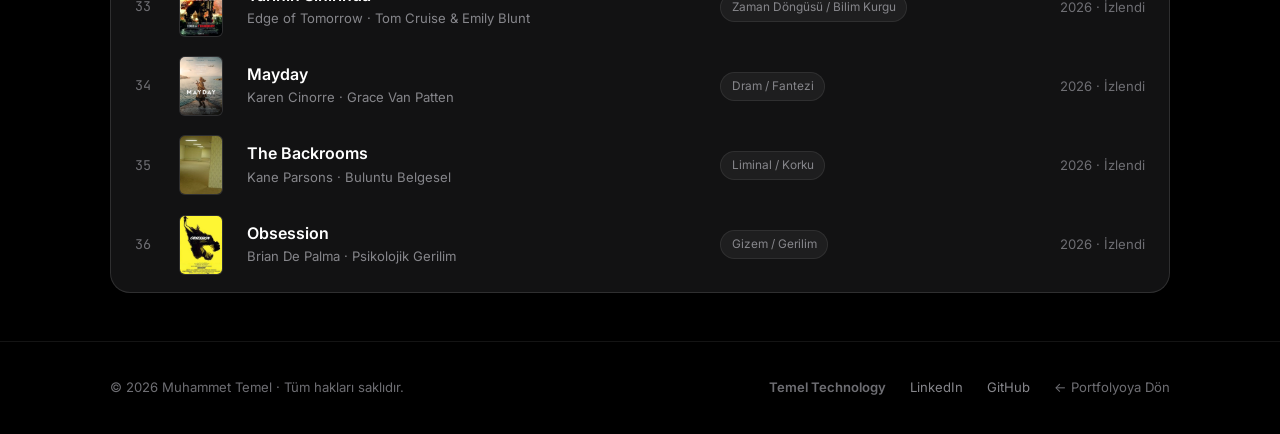
<file: arsiv.html>
<!DOCTYPE html>
<html lang="tr">
<head>
  <meta charset="UTF-8">
  <meta name="viewport" content="width=device-width, initial-scale=1.0">
  <title>Arşiv — Kültür, Sinema ve Etkinlikler | Muhammet Temel</title>
  <meta name="description" content="İzlediğim filmler, okuduğum kitaplar ve katıldığım etkinliklerin kişisel arşivi.">
  <link rel="stylesheet" href="style.css">
</head>
<body>

  <!-- Üst Gezinme Çubuğu -->
  <header class="topbar">
    <div class="wrap">
      <a href="index.html" class="brand">
        <span class="brand-avatar">MT</span>
        <span>Muhammet Temel<span class="dot">.</span></span>
      </a>
      <button class="menu-btn" aria-label="Menü" id="menuBtn">☰</button>
      <nav class="nav" id="nav">
        <a href="index.html#hakkimda">Hakkımda</a>
        <a href="index.html#yetenekler">Yetenekler</a>
        <a href="index.html#projeler">Projeler</a>
        <a href="index.html#oyunlar">Oyunlar</a>
        <a href="index.html#isler">Siteler & Şirket</a>
        <a href="index.html#sertifikalar">Sertifikalar</a>
        <a href="index.html#iletisim">İletişim</a>
        <a href="arsiv.html" class="active">Arşiv</a>
      </nav>
    </div>
  </header>

  <main>
    <section class="archive-hero">
      <div class="wrap">
        <span class="section-tag">// Kişisel Arşiv & Çalma Listesi</span>
        <h1>Kültür, Sinema & Deneyim</h1>
        <p>İşin ve kodun dışındaki dünyam. İzlediğim filmler, okuduğum kitaplar ve katıldığım maratonlar — Spotify çalma listesi formatında kronolojik olarak kayıt altında.</p>

        <div class="tabs" id="tabs">
          <button class="tab active" data-panel="filmler">🎬 Filmler<span class="count">36</span></button>
          <button class="tab" data-panel="kitaplar">📚 Kitaplar<span class="count">6</span></button>
          <button class="tab" data-panel="etkinlikler">🏆 Etkinlikler<span class="count">5</span></button>
        </div>

        <div class="yearbar" id="yearbar"></div>
      </div>
    </section>

    <div class="wrap">
      <!-- 🎬 Filmler Paneli (Müzik Listesi Formatı) -->
      <section class="panel active" id="filmler">
        <div class="year-group" data-year="2026">
          <div class="year-head">
            <span>2026 İzleme Listesi</span>
            <em>36 Yapım Kayıtlı</em>
          </div>

          <div class="tracklist">
            <div class="track-header">
              <span>#</span>
              <span>Afiş</span>
              <span>Film / Orijinal Başlık</span>
              <span>Tür</span>
              <span style="text-align:right;">Yıl</span>
            </div>

            <!-- 01 -->
            <div class="track-row">
              <span class="track-num">01</span>
              <img src="assets/covers/from_dusk_till_dawn.jpg" alt="From Dusk Till Dawn" class="track-thumb" loading="lazy" onerror="this.style.display='none'">
              <div class="track-info">
                <span class="track-title">From Dusk Till Dawn</span>
                <span class="track-sub">Robert Rodriguez & Quentin Tarantino</span>
              </div>
              <span class="track-badge">Korku / Aksiyon</span>
              <span class="track-meta">2026 · İzlendi</span>
            </div>

            <!-- 02 -->
            <div class="track-row">
              <span class="track-num">02</span>
              <div class="track-thumb-sq">🎬</div>
              <div class="track-info">
                <span class="track-title">Together</span>
                <span class="track-sub">Dram / İlişki</span>
              </div>
              <span class="track-badge">Dram</span>
              <span class="track-meta">2026 · İzlendi</span>
            </div>

            <!-- 03 -->
            <div class="track-row">
              <span class="track-num">03</span>
              <img src="assets/covers/kulucka.jpg" alt="Kuluçka" class="track-thumb" loading="lazy" onerror="this.style.display='none'">
              <div class="track-info">
                <span class="track-title">Kuluçka</span>
                <span class="track-sub">Hatching (Pahanhautoja)</span>
              </div>
              <span class="track-badge">Psikolojik Korku</span>
              <span class="track-meta">2026 · İzlendi</span>
            </div>

            <!-- 04 -->
            <div class="track-row">
              <span class="track-num">04</span>
              <img src="assets/covers/bugun_aslinda_dundu.jpg" alt="Bugün Aslında Dündü" class="track-thumb" loading="lazy" onerror="this.style.display='none'">
              <div class="track-info">
                <span class="track-title">Bugün Aslında Dündü</span>
                <span class="track-sub">Groundhog Day · Bill Murray</span>
              </div>
              <span class="track-badge">Kült / Komedi</span>
              <span class="track-meta">2026 · İzlendi</span>
            </div>

            <!-- 05 -->
            <div class="track-row">
              <span class="track-num">05</span>
              <img src="assets/covers/the_black_phone.jpg" alt="The Black Phone" class="track-thumb" loading="lazy" onerror="this.style.display='none'">
              <div class="track-info">
                <span class="track-title">The Black Phone</span>
                <span class="track-sub">Scott Derrickson · Ethan Hawke</span>
              </div>
              <span class="track-badge">Gerilim / Gizem</span>
              <span class="track-meta">2026 · İzlendi</span>
            </div>

            <!-- 06 -->
            <div class="track-row">
              <span class="track-num">06</span>
              <img src="assets/covers/hereditary.jpg" alt="Hereditary" class="track-thumb" loading="lazy" onerror="this.style.display='none'">
              <div class="track-info">
                <span class="track-title">Hereditary</span>
                <span class="track-sub">Ari Aster · Not: “Ayin”</span>
              </div>
              <span class="track-badge">Doğaüstü Korku</span>
              <span class="track-meta">2026 · İzlendi</span>
            </div>

            <!-- 07 -->
            <div class="track-row">
              <span class="track-num">07</span>
              <img src="assets/covers/pearl.jpg" alt="Pearl" class="track-thumb" loading="lazy" onerror="this.style.display='none'">
              <div class="track-info">
                <span class="track-title">Pearl</span>
                <span class="track-sub">Ti West · Mia Goth</span>
              </div>
              <span class="track-badge">Slasher / Psikolojik</span>
              <span class="track-meta">2026 · İzlendi</span>
            </div>

            <!-- 08 -->
            <div class="track-row">
              <span class="track-num">08</span>
              <img src="assets/covers/dag_evi.jpg" alt="Dağ Evi" class="track-thumb" loading="lazy" onerror="this.style.display='none'">
              <div class="track-info">
                <span class="track-title">Dağ Evi</span>
                <span class="track-sub">The Lodge</span>
              </div>
              <span class="track-badge">Psikolojik Gerilim</span>
              <span class="track-meta">2026 · İzlendi</span>
            </div>

            <!-- 09 -->
            <div class="track-row">
              <span class="track-num">09</span>
              <img src="assets/covers/no_one_will_save_you.jpg" alt="No One Will Save You" class="track-thumb" loading="lazy" onerror="this.style.display='none'">
              <div class="track-info">
                <span class="track-title">No One Will Save You</span>
                <span class="track-sub">Brian Duffield · Sessiz Gerilim</span>
              </div>
              <span class="track-badge">Bilim Kurgu / Uzaylı</span>
              <span class="track-meta">2026 · İzlendi</span>
            </div>

            <!-- 10 -->
            <div class="track-row">
              <span class="track-num">10</span>
              <img src="assets/covers/companion.jpg" alt="Companion" class="track-thumb" loading="lazy" onerror="this.style.display='none'">
              <div class="track-info">
                <span class="track-title">Companion</span>
                <span class="track-sub">Not: “Mükemmel arkadaş robotlu”</span>
              </div>
              <span class="track-badge">Yapay Zeka / Bilim Kurgu</span>
              <span class="track-meta">2026 · İzlendi</span>
            </div>

            <!-- 11 -->
            <div class="track-row">
              <span class="track-num">11</span>
              <img src="assets/covers/zombi_filmi.jpg" alt="Zombi Filmi" class="track-thumb" loading="lazy" onerror="this.style.display='none'">
              <div class="track-info">
                <span class="track-title">Zombi Filmi (?)</span>
                <span class="track-sub">Dawn of the Dead / Ölülerin Uyanışı</span>
              </div>
              <span class="track-badge">Zombi / Hayatta Kalma</span>
              <span class="track-meta">2026 · İzlendi</span>
            </div>

            <!-- 12 -->
            <div class="track-row">
              <span class="track-num">12</span>
              <img src="assets/covers/monsters_university.jpg" alt="Sevimli Canavarlar Üniversitesi" class="track-thumb" loading="lazy" onerror="this.style.display='none'">
              <div class="track-info">
                <span class="track-title">Sevimli Canavarlar Üniversitesi</span>
                <span class="track-sub">Monsters University · Disney Pixar</span>
              </div>
              <span class="track-badge">Animasyon / Macera</span>
              <span class="track-meta">2026 · İzlendi</span>
            </div>

            <!-- 13 -->
            <div class="track-row">
              <span class="track-num">13</span>
              <img src="assets/covers/arabalar.jpg" alt="Arabalar" class="track-thumb" loading="lazy" onerror="this.style.display='none'">
              <div class="track-info">
                <span class="track-title">Arabalar</span>
                <span class="track-sub">Cars · Şimşek McQueen</span>
              </div>
              <span class="track-badge">Animasyon / Kült</span>
              <span class="track-meta">2026 · İzlendi</span>
            </div>

            <!-- 14 -->
            <div class="track-row">
              <span class="track-num">14</span>
              <img src="assets/covers/minyonlar.jpg" alt="Minyonlar" class="track-thumb" loading="lazy" onerror="this.style.display='none'">
              <div class="track-info">
                <span class="track-title">Minyonlar</span>
                <span class="track-sub">Minions · Illumination</span>
              </div>
              <span class="track-badge">Animasyon / Komedi</span>
              <span class="track-meta">2026 · İzlendi</span>
            </div>

            <!-- 15 -->
            <div class="track-row">
              <span class="track-num">15</span>
              <img src="assets/covers/insidious.jpg" alt="Insidious" class="track-thumb" loading="lazy" onerror="this.style.display='none'">
              <div class="track-info">
                <span class="track-title">Insidious</span>
                <span class="track-sub">Ruhlar Bölgesi · James Wan</span>
              </div>
              <span class="track-badge">Korku / Doğaüstü</span>
              <span class="track-meta">2026 · İzlendi</span>
            </div>

            <!-- 16 -->
            <div class="track-row">
              <span class="track-num">16</span>
              <img src="assets/covers/insidious_2.jpg" alt="Insidious 2" class="track-thumb" loading="lazy" onerror="this.style.display='none'">
              <div class="track-info">
                <span class="track-title">Insidious 2</span>
                <span class="track-sub">Ruhlar Bölgesi: Bölüm 2</span>
              </div>
              <span class="track-badge">Korku / Devam</span>
              <span class="track-meta">2026 · İzlendi</span>
            </div>

            <!-- 17 -->
            <div class="track-row">
              <span class="track-num">17</span>
              <img src="assets/covers/his_house.jpg" alt="His House" class="track-thumb" loading="lazy" onerror="this.style.display='none'">
              <div class="track-info">
                <span class="track-title">His House</span>
                <span class="track-sub">Remi Weekes · Perili Ev</span>
              </div>
              <span class="track-badge">Sosyal Korku / Gizem</span>
              <span class="track-meta">2026 · İzlendi</span>
            </div>

            <!-- 18 -->
            <div class="track-row">
              <span class="track-num">18</span>
              <img src="assets/covers/blink_twice.jpg" alt="Blink Twice" class="track-thumb" loading="lazy" onerror="this.style.display='none'">
              <div class="track-info">
                <span class="track-title">Blink Twice</span>
                <span class="track-sub">Zoë Kravitz · Channing Tatum</span>
              </div>
              <span class="track-badge">Gizem / Psikolojik</span>
              <span class="track-meta">2026 · İzlendi</span>
            </div>

            <!-- 19 -->
            <div class="track-row">
              <span class="track-num">19</span>
              <img src="assets/covers/the_belko_experiment.jpg" alt="The Belko Experiment" class="track-thumb" loading="lazy" onerror="this.style.display='none'">
              <div class="track-info">
                <span class="track-title">The Belko Experiment</span>
                <span class="track-sub">James Gunn Senaryosu</span>
              </div>
              <span class="track-badge">Ofis Gerilim / Hayatta Kalma</span>
              <span class="track-meta">2026 · İzlendi</span>
            </div>

            <!-- 20 -->
            <div class="track-row">
              <span class="track-num">20</span>
              <img src="assets/covers/firtina_ani.jpg" alt="Fırtına Anı" class="track-thumb" loading="lazy" onerror="this.style.display='none'">
              <div class="track-info">
                <span class="track-title">Fırtına Anı</span>
                <span class="track-sub">Durante la tormenta (Mirage)</span>
              </div>
              <span class="track-badge">Zaman / Gizem</span>
              <span class="track-meta">2026 · İzlendi</span>
            </div>

            <!-- 21 -->
            <div class="track-row">
              <span class="track-num">21</span>
              <img src="assets/covers/heretic.jpg" alt="Heretic" class="track-thumb" loading="lazy" onerror="this.style.display='none'">
              <div class="track-info">
                <span class="track-title">Heretic</span>
                <span class="track-sub">A24 · Hugh Grant</span>
              </div>
              <span class="track-badge">Teolojik Gerilim</span>
              <span class="track-meta">2026 · İzlendi</span>
            </div>

            <!-- 22 -->
            <div class="track-row">
              <span class="track-num">22</span>
              <img src="assets/covers/the_witch.jpg" alt="The Witch" class="track-thumb" loading="lazy" onerror="this.style.display='none'">
              <div class="track-info">
                <span class="track-title">The Witch</span>
                <span class="track-sub">Robert Eggers · Anya Taylor-Joy</span>
              </div>
              <span class="track-badge">Folk Korku / A24</span>
              <span class="track-meta">2026 · İzlendi</span>
            </div>

            <!-- 23 -->
            <div class="track-row">
              <span class="track-num">23</span>
              <img src="assets/covers/havari.jpg" alt="Havari" class="track-thumb" loading="lazy" onerror="this.style.display='none'">
              <div class="track-info">
                <span class="track-title">Havari</span>
                <span class="track-sub">Apostle · Gareth Evans</span>
              </div>
              <span class="track-badge">Kült / Dönem Gerilim</span>
              <span class="track-meta">2026 · İzlendi</span>
            </div>

            <!-- 24 -->
            <div class="track-row">
              <span class="track-num">24</span>
              <img src="assets/covers/solgun_mavi_gozler.jpg" alt="Solgun Mavi Gözler" class="track-thumb" loading="lazy" onerror="this.style.display='none'">
              <div class="track-info">
                <span class="track-title">Solgun Mavi Gözler</span>
                <span class="track-sub">The Pale Blue Eye · Christian Bale</span>
              </div>
              <span class="track-badge">Dedektif / Edgar Allan Poe</span>
              <span class="track-meta">2026 · İzlendi</span>
            </div>

            <!-- 25 -->
            <div class="track-row">
              <span class="track-num">25</span>
              <img src="assets/covers/mama.jpg" alt="Mama" class="track-thumb" loading="lazy" onerror="this.style.display='none'">
              <div class="track-info">
                <span class="track-title">Mama</span>
                <span class="track-sub">Andy Muschietti</span>
              </div>
              <span class="track-badge">Korku / Doğaüstü</span>
              <span class="track-meta">2026 · İzlendi</span>
            </div>

            <!-- 26 -->
            <div class="track-row">
              <span class="track-num">26</span>
              <div class="track-thumb-sq">🎬</div>
              <div class="track-info">
                <span class="track-title">Weapons</span>
                <span class="track-sub">Zach Cregger Gerilim Projesi</span>
              </div>
              <span class="track-badge">Gizem / Gerilim</span>
              <span class="track-meta">2026 · İzlendi</span>
            </div>

            <!-- 27 -->
            <div class="track-row">
              <span class="track-num">27</span>
              <img src="assets/covers/lucky.jpg" alt="Lucky" class="track-thumb" loading="lazy" onerror="this.style.display='none'">
              <div class="track-info">
                <span class="track-title">Lucky</span>
                <span class="track-sub">Natasha Kermani</span>
              </div>
              <span class="track-badge">Sürreal Gerilim</span>
              <span class="track-meta">2026 · İzlendi</span>
            </div>

            <!-- 28 -->
            <div class="track-row">
              <span class="track-num">28</span>
              <img src="assets/covers/greenland.jpg" alt="Greenland" class="track-thumb" loading="lazy" onerror="this.style.display='none'">
              <div class="track-info">
                <span class="track-title">Greenland</span>
                <span class="track-sub">Gerard Butler · Kıyamet</span>
              </div>
              <span class="track-badge">Felaket / Hayatta Kalma</span>
              <span class="track-meta">2026 · İzlendi</span>
            </div>

            <!-- 29 -->
            <div class="track-row">
              <span class="track-num">29</span>
              <img src="assets/covers/madagaskar_2.jpg" alt="Madagaskar 2" class="track-thumb" loading="lazy" onerror="this.style.display='none'">
              <div class="track-info">
                <span class="track-title">Madagaskar 2</span>
                <span class="track-sub">Escape 2 Africa · DreamWorks</span>
              </div>
              <span class="track-badge">Animasyon / Komedi</span>
              <span class="track-meta">2026 · İzlendi</span>
            </div>

            <!-- 30 -->
            <div class="track-row">
              <span class="track-num">30</span>
              <img src="assets/covers/madagaskar.jpg" alt="Madagaskar" class="track-thumb" loading="lazy" onerror="this.style.display='none'">
              <div class="track-info">
                <span class="track-title">Madagaskar</span>
                <span class="track-sub">DreamWorks Orijinal</span>
              </div>
              <span class="track-badge">Animasyon / Macera</span>
              <span class="track-meta">2026 · İzlendi</span>
            </div>

            <!-- 31 -->
            <div class="track-row">
              <span class="track-num">31</span>
              <img src="assets/covers/ritual.jpg" alt="Ritual" class="track-thumb" loading="lazy" onerror="this.style.display='none'">
              <div class="track-info">
                <span class="track-title">The Ritual</span>
                <span class="track-sub">David Bruckner · İskandinav Mitolojisi</span>
              </div>
              <span class="track-badge">Mitoloji / Orman Korkusu</span>
              <span class="track-meta">2026 · İzlendi</span>
            </div>

            <!-- 32 -->
            <div class="track-row">
              <span class="track-num">32</span>
              <img src="assets/covers/resident_evil.jpg" alt="Resident Evil" class="track-thumb" loading="lazy" onerror="this.style.display='none'">
              <div class="track-info">
                <span class="track-title">Resident Evil</span>
                <span class="track-sub">Paul W. S. Anderson · Milla Jovovich</span>
              </div>
              <span class="track-badge">Aksiyon / Bilim Kurgu</span>
              <span class="track-meta">2026 · İzlendi</span>
            </div>

            <!-- 33 -->
            <div class="track-row">
              <span class="track-num">33</span>
              <img src="assets/covers/yarinin_sinirinda.jpg" alt="Yarının Sınırında" class="track-thumb" loading="lazy" onerror="this.style.display='none'">
              <div class="track-info">
                <span class="track-title">Yarının Sınırında</span>
                <span class="track-sub">Edge of Tomorrow · Tom Cruise & Emily Blunt</span>
              </div>
              <span class="track-badge">Zaman Döngüsü / Bilim Kurgu</span>
              <span class="track-meta">2026 · İzlendi</span>
            </div>

            <!-- 34 -->
            <div class="track-row">
              <span class="track-num">34</span>
              <img src="assets/covers/mayday.jpg" alt="Mayday" class="track-thumb" loading="lazy" onerror="this.style.display='none'">
              <div class="track-info">
                <span class="track-title">Mayday</span>
                <span class="track-sub">Karen Cinorre · Grace Van Patten</span>
              </div>
              <span class="track-badge">Dram / Fantezi</span>
              <span class="track-meta">2026 · İzlendi</span>
            </div>

            <!-- 35 -->
            <div class="track-row">
              <span class="track-num">35</span>
              <img src="assets/covers/backrooms.jpg" alt="Backrooms" class="track-thumb" loading="lazy" onerror="this.style.display='none'">
              <div class="track-info">
                <span class="track-title">The Backrooms</span>
                <span class="track-sub">Kane Parsons · Buluntu Belgesel</span>
              </div>
              <span class="track-badge">Liminal / Korku</span>
              <span class="track-meta">2026 · İzlendi</span>
            </div>

            <!-- 36 -->
            <div class="track-row">
              <span class="track-num">36</span>
              <img src="assets/covers/obsession.jpg" alt="Obsession" class="track-thumb" loading="lazy" onerror="this.style.display='none'">
              <div class="track-info">
                <span class="track-title">Obsession</span>
                <span class="track-sub">Brian De Palma · Psikolojik Gerilim</span>
              </div>
              <span class="track-badge">Gizem / Gerilim</span>
              <span class="track-meta">2026 · İzlendi</span>
            </div>
          </div>
        </div>
      </section>

      <!-- 📚 Kitaplar Paneli (Müzik Listesi Formatı) -->
      <section class="panel" id="kitaplar">
        <div class="year-group" data-year="2026">
          <div class="year-head">
            <span>2026 Okuma Listesi</span>
            <em>6 Kitap Kayıtlı</em>
          </div>

          <div class="tracklist">
            <div class="track-header">
              <span>#</span>
              <span>Kapak</span>
              <span>Kitap & Yazar</span>
              <span>Alan</span>
              <span style="text-align:right;">Durum</span>
            </div>

            <div class="track-row">
              <span class="track-num">01</span>
              <img src="assets/covers/sifirdan_bire.jpg" alt="Sıfırdan Bire" class="track-thumb" loading="lazy" onerror="this.style.display='none'">
              <div class="track-info">
                <span class="track-title">Sıfırdan Bire (Zero to One)</span>
                <span class="track-sub">Peter Thiel & Blake Masters</span>
              </div>
              <span class="track-badge">Girişimcilik / İnovasyon</span>
              <span class="track-meta">2026 · Okundu</span>
            </div>

            <div class="track-row">
              <span class="track-num">02</span>
              <img src="assets/covers/zengin_baba.jpg" alt="Zengin Baba Yoksul Baba" class="track-thumb" loading="lazy" onerror="this.style.display='none'">
              <div class="track-info">
                <span class="track-title">Zengin Baba Yoksul Baba</span>
                <span class="track-sub">Robert T. Kiyosaki</span>
              </div>
              <span class="track-badge">Finansal Okuryazarlık</span>
              <span class="track-meta">2026 · Okundu</span>
            </div>

            <div class="track-row">
              <span class="track-num">03</span>
              <img src="assets/covers/nakit_akisi.jpg" alt="Nakit Akışı Çeyreği" class="track-thumb" loading="lazy" onerror="this.style.display='none'">
              <div class="track-info">
                <span class="track-title">Nakit Akışı Çeyreği (Cashflow Quadrant)</span>
                <span class="track-sub">Robert T. Kiyosaki</span>
              </div>
              <span class="track-badge">Yatırım & Varlık Yönetimi</span>
              <span class="track-meta">2026 · Okundu</span>
            </div>

            <div class="track-row">
              <span class="track-num">04</span>
              <img src="assets/covers/ted_gibi_konus.jpg" alt="TED Gibi Konuş" class="track-thumb" loading="lazy" onerror="this.style.display='none'">
              <div class="track-info">
                <span class="track-title">TED Gibi Konuş (Talk Like TED)</span>
                <span class="track-sub">Carmine Gallo · Fikirleri Etkili Aktarma Sanatı</span>
              </div>
              <span class="track-badge">İletişim & Liderlik</span>
              <span class="track-meta">2026 · Okundu</span>
            </div>

            <div class="track-row">
              <span class="track-num">05</span>
              <img src="assets/covers/akilli_yatirimci.jpg" alt="Akıllı Yatırımcı" class="track-thumb" loading="lazy" onerror="this.style.display='none'">
              <div class="track-info">
                <span class="track-title">Akıllı Yatırımcı (The Intelligent Investor)</span>
                <span class="track-sub">Benjamin Graham · Değer Yatırımcılığı</span>
              </div>
              <span class="track-badge">Değer Yatırımı & Finans</span>
              <span class="track-meta">2026 · Okundu</span>
            </div>

            <div class="track-row">
              <span class="track-num">06</span>
              <img src="assets/covers/zengin_olmanizi_istiyoruz.jpg" alt="Zengin Olmanızı İstiyoruz" class="track-thumb" loading="lazy" onerror="this.style.display='none'">
              <div class="track-info">
                <span class="track-title">Zengin Olmanızı İstiyoruz</span>
                <span class="track-sub">Donald J. Trump & Robert T. Kiyosaki</span>
              </div>
              <span class="track-badge">Girişim & Servet Yönetimi</span>
              <span class="track-meta">2026 · Okundu</span>
            </div>
          </div>
        </div>
      </section>

      <!-- 🏆 Etkinlikler Paneli -->
      <section class="panel" id="etkinlikler">
        <div class="year-group" data-year="2026">
          <div class="year-head"><span>2026 Hackathon & Etkinlikler</span><em>5 Etkinlik</em></div>
          <div class="timeline">
            <div class="event">
              <div class="e-date">2026</div>
              <h4>Bölgesel Kariyer Fuarı — Katılımcı</h4>
              <div class="e-place">Kariyer & Network Maratonu</div>
              <p>Önde gelen teknoloji, savunma sanayii ve yazılım şirketlerinin temsilcileriyle doğrudan temas kurarak; staj ve kariyer fırsatları, mülakat simülasyonları ve sektördeki güncel mühendislik ihtiyaçları üzerine networking gerçekleştirdim.</p>
            </div>
            <div class="event">
              <div class="e-date">2026</div>
              <h4>Roketsan LevelUp Workshop — 3 Günlük Seri</h4>
              <div class="e-place">Savunma Sanayii & Yapay Zeka Atölyesi</div>
              <p>Roketsan LevelUp kapsamında üç ayrı alanda yoğunlaştırılmış eğitim ve proje geliştirme süreci: 1. Gün Gemini API ile doküman analizi ve RAG ajanı geliştirme, 2. Gün MobileNetV2 ile transfer learning ve görüntü işleme modelleri, 3. Gün Kalman filtresi ve sensör füzyonu tabanlı otonom navigasyon sistemleri.</p>
            </div>
            <div class="event">
              <div class="e-date">2026</div>
              <h4>NASA International Space Apps Challenge</h4>
              <div class="e-place">Küresel Hackathon · Katılımcı</div>
              <p>NASA'nın açık kaynaklı uzay ve yer gözlem verileri kullanılarak dünyadaki ve uzaydaki gerçek problemlere yönelik yenilikçi çözümler üretilen uluslararası hackathon maratonu.</p>
            </div>
            <div class="event">
              <div class="e-date">2026</div>
              <h4>Datathon 2026 — Yarışmacı</h4>
              <div class="e-place">Öğrenci başarı tahmini · Ensemble ML</div>
              <p>Tablo verileri ile Türkçe mentor yorumlarını birlikte işleyen hibrit bir mimari kurdum. CatBoost, LightGBM ve fine-tuned Türkçe DistilBERT'i ensemble ederek public liderlik tablosunda 85.57 RMSE skoruna ulaştım. Güzel bir öğrenme ve optimizasyon süreciydi.</p>
            </div>
            <div class="event">
              <div class="e-date">Nisan 2026</div>
              <h4>Türkiye Uzay Ajansı — Astro Hackathon</h4>
              <div class="e-place">İstanbul · Yarışmacı</div>
              <p>Uzay temalı problemlere yönelik çözümler geliştirdik. Projemiz: Güneş patlamalarını canlı NASA verileriyle analiz edip, 1.5 milyon veriyle eğittiğimiz derin öğrenme modeliyle uydu, GPS ve elektrik altyapısına verebileceği zararları öngörmek.</p>
            </div>
          </div>
        </div>
      </section>
    </div>
  </main>

  <footer>
    <div class="wrap">
      <span>© 2026 Muhammet Temel · Tüm hakları saklıdır.</span>
      <div style="display:flex; gap:1.5rem; align-items:center;">
        <a href="https://temeltechnology.com.tr" target="_blank" rel="noopener" style="color:var(--accent-cyan); font-weight:600;">Temel Technology</a>
        <a href="https://www.linkedin.com/in/muhammet-temel-47734a2a6/" target="_blank" rel="noopener">LinkedIn</a>
        <a href="https://github.com/temelinho" target="_blank" rel="noopener">GitHub</a>
        <a href="index.html" style="color:var(--accent-cyan);">← Portfolyoya Dön</a>
      </div>
    </div>
  </footer>

  <script src="script.js"></script>
</body>
</html>
</file>
<file: style.css>
/* =========================================================
   Muhammet Temel — Apple Dark Design System
   Inspiration: apple.com/pro, macOS Sequoia & iOS Dark Mode
   Pure Black, Frosted Glass, SF Typography & Precision Spacing
   ========================================================= */

@import url('https://fonts.googleapis.com/css2?family=Inter:wght@300;400;500;600;700;800&family=JetBrains+Mono:wght@400;500&display=swap');

:root {
  /* Apple Dark Renk Sistemi */
  --bg: #000000;
  --bg-subtle: #0d0d0e;
  --card-bg: rgba(28, 28, 30, 0.65);
  --card-hover: rgba(44, 44, 46, 0.75);
  --card-border: rgba(255, 255, 255, 0.12);
  --card-border-hover: rgba(255, 255, 255, 0.25);

  --text-main: #f5f5f7;
  --text-muted: #86868b;
  --text-dim: #6e6e73;

  /* Apple İkonik Vurguları */
  --apple-blue: #2997ff;
  --apple-blue-hover: #0071e3;
  --apple-green: #30d158;
  --apple-orange: #ff9f0a;

  /* Tipografi */
  --font-apple: -apple-system, BlinkMacSystemFont, "SF Pro Display", "SF Pro Text", "Inter", sans-serif;
  --font-mono: "SF Mono", "JetBrains Mono", Menlo, monospace;

  --maxw: 1140px;
  --radius-lg: 20px;
  --radius: 16px;
  --radius-sm: 10px;
  --radius-pill: 980px;
  --gap: clamp(1.2rem, 3.5vw, 2.5rem);
}

* {
  box-sizing: border-box;
  margin: 0;
  padding: 0;
}

html {
  scroll-behavior: smooth;
  color-scheme: dark;
  background-color: var(--bg);
}

body {
  background-color: var(--bg);
  color: var(--text-main);
  font-family: var(--font-apple);
  font-size: 16px;
  line-height: 1.6;
  -webkit-font-smoothing: antialiased;
  -moz-osx-font-smoothing: grayscale;
  overflow-x: hidden;
  position: relative;
}

a {
  color: inherit;
  text-decoration: none;
  transition: all .2s ease;
}

::selection {
  background: rgba(41, 151, 255, 0.35);
  color: #fff;
}

.wrap {
  max-width: var(--maxw);
  margin: 0 auto;
  padding: 0 var(--gap);
}

/* ---------- Apple Glass Nav Bar ---------- */
.topbar {
  position: sticky;
  top: 0;
  z-index: 100;
  background: rgba(0, 0, 0, 0.72);
  backdrop-filter: blur(20px) saturate(180%);
  -webkit-backdrop-filter: blur(20px) saturate(180%);
  border-bottom: 1px solid rgba(255, 255, 255, 0.08);
}
.topbar .wrap {
  display: flex;
  align-items: center;
  justify-content: space-between;
  height: 64px;
}
.brand {
  font-weight: 600;
  font-size: 1.15rem;
  letter-spacing: -0.01em;
  display: flex;
  align-items: center;
  gap: .6rem;
  color: var(--text-main);
}
.brand .brand-avatar {
  width: 28px;
  height: 28px;
  border-radius: 50%;
  background: #1c1c1e;
  border: 1px solid rgba(255, 255, 255, 0.2);
  display: grid;
  place-items: center;
  font-size: .78rem;
  font-weight: 600;
  color: var(--text-main);
}
.brand .dot {
  color: var(--apple-blue);
}
.nav {
  display: flex;
  gap: 1.8rem;
  align-items: center;
}
.nav a {
  font-size: .84rem;
  font-weight: 400;
  color: var(--text-muted);
  position: relative;
  padding: .3rem 0;
  transition: color .2s ease;
}
.nav a:hover, .nav a.active {
  color: #fff;
}
.nav a.active::after {
  content: '';
  position: absolute;
  left: 0;
  bottom: -2px;
  width: 100%;
  height: 2px;
  background: var(--text-main);
  border-radius: 2px;
}
.menu-btn {
  display: none;
  background: none;
  border: 0;
  cursor: pointer;
  font-size: 1.4rem;
  color: var(--text-main);
}

/* ---------- Hero Bölümü (Apple Sinematik Sunum) ---------- */
.hero {
  position: relative;
  min-height: 82vh;
  display: flex;
  align-items: flex-end;
  padding: clamp(5rem, 11vw, 8.5rem) 0 clamp(3.5rem, 7vw, 5rem);
  overflow: hidden;
  background: #000;
}
.hero-bg {
  position: absolute;
  inset: 0;
  background: url('assets/hero.jpg') center 22% / cover no-repeat;
  filter: grayscale(100%) contrast(1.15) brightness(0.5);
  opacity: 0.35;
  z-index: 0;
  pointer-events: none;
}
.hero-bg::after {
  content: '';
  position: absolute;
  inset: 0;
  background: 
    linear-gradient(180deg, rgba(0,0,0,0.2) 0%, rgba(0,0,0,0.7) 60%, #000 100%),
    linear-gradient(90deg, rgba(0,0,0,0.85) 0%, rgba(0,0,0,0.3) 50%, rgba(0,0,0,0.85) 100%);
}
.hero-glow {
  display: none; /* Apple sadeliğinde neon glow yok */
}
.hero .wrap {
  position: relative;
  z-index: 2;
  width: 100%;
}
.badge-status {
  display: inline-flex;
  align-items: center;
  gap: .5rem;
  padding: .35rem .85rem;
  border-radius: var(--radius-pill);
  background: rgba(48, 209, 88, 0.1);
  border: 1px solid rgba(48, 209, 88, 0.25);
  font-size: .78rem;
  font-weight: 500;
  color: var(--apple-green);
  margin-bottom: 1.4rem;
}
.pulse-dot {
  width: 7px;
  height: 7px;
  border-radius: 50%;
  background: var(--apple-green);
  box-shadow: 0 0 8px var(--apple-green);
}

.hero h1 {
  font-size: clamp(2.6rem, 6vw, 4.4rem);
  font-weight: 700;
  line-height: 1.08;
  letter-spacing: -0.025em;
  max-width: 18ch;
  color: #fff;
}
.hero h1 .gradient-text {
  color: var(--text-main);
  background: linear-gradient(180deg, #ffffff 40%, #86868b 100%);
  -webkit-background-clip: text;
  -webkit-text-fill-color: transparent;
}
.hero .lede {
  margin-top: 1.4rem;
  max-width: 58ch;
  font-size: clamp(1.05rem, 1.8vw, 1.25rem);
  color: var(--text-muted);
  line-height: 1.6;
}
.hero .lede strong {
  color: #fff;
  font-weight: 600;
}
.hero-actions {
  margin-top: 2rem;
  display: flex;
  gap: .85rem;
  flex-wrap: wrap;
  align-items: center;
}

/* Apple Pill Butonları */
.btn {
  display: inline-flex;
  align-items: center;
  gap: .5rem;
  padding: .7rem 1.4rem;
  border-radius: var(--radius-pill);
  font-size: .88rem;
  font-weight: 500;
  letter-spacing: -0.01em;
  cursor: pointer;
  transition: all .2s cubic-bezier(0.16, 1, 0.3, 1);
  border: 1px solid transparent;
}
.btn-primary {
  background: #f5f5f7;
  color: #000;
}
.btn-primary:hover {
  background: #ffffff;
  transform: scale(1.02);
}
.btn-ghost {
  background: rgba(255, 255, 255, 0.08);
  border-color: rgba(255, 255, 255, 0.12);
  color: var(--text-main);
  backdrop-filter: blur(10px);
}
.btn-ghost:hover {
  background: rgba(255, 255, 255, 0.14);
  border-color: rgba(255, 255, 255, 0.25);
  transform: scale(1.02);
}
.btn-play {
  background: rgba(48, 209, 88, 0.12);
  border-color: rgba(48, 209, 88, 0.3);
  color: var(--apple-green);
}
.btn-play:hover {
  background: rgba(48, 209, 88, 0.22);
  transform: scale(1.02);
}

.hero-film-credit {
  position: absolute;
  right: var(--gap);
  bottom: 1.5rem;
  z-index: 3;
  font-size: .74rem;
  color: var(--text-dim);
  background: rgba(28, 28, 30, 0.5);
  padding: .3rem .75rem;
  border-radius: var(--radius-pill);
  border: 1px solid rgba(255, 255, 255, 0.08);
  backdrop-filter: blur(10px);
}
@media (max-width: 768px) {
  .hero-film-credit { display: none; }
}

/* Apple İstatistik Şeridi */
.hero-stats {
  margin-top: 3.5rem;
  display: grid;
  grid-template-columns: repeat(auto-fit, minmax(170px, 1fr));
  gap: 1.5rem;
  padding-top: 2rem;
  border-top: 1px solid rgba(255, 255, 255, 0.1);
}
.stat-item {
  display: flex;
  flex-direction: column;
}
.stat-num {
  font-size: 2.2rem;
  font-weight: 700;
  line-height: 1;
  color: #fff;
  letter-spacing: -0.02em;
}
.stat-label {
  font-size: .82rem;
  color: var(--text-muted);
  margin-top: .4rem;
  font-weight: 400;
}

/* ---------- Bölüm Başlıkları ---------- */
.section {
  padding: clamp(3.5rem, 8vw, 6rem) 0;
  position: relative;
}
.section-head {
  display: flex;
  align-items: flex-end;
  justify-content: space-between;
  gap: 1.5rem;
  margin-bottom: 2.5rem;
  border-bottom: 1px solid rgba(255, 255, 255, 0.1);
  padding-bottom: 1rem;
}
.section-tag {
  display: inline-block;
  font-size: .78rem;
  color: var(--apple-blue);
  margin-bottom: .35rem;
  font-weight: 600;
  letter-spacing: .02em;
}
.section-head h2 {
  font-size: clamp(1.8rem, 3.8vw, 2.6rem);
  font-weight: 700;
  letter-spacing: -0.02em;
  color: #fff;
}
.section-head .aside {
  font-size: .88rem;
  color: var(--text-muted);
  max-width: 34ch;
  text-align: right;
  line-height: 1.5;
}

/* ---------- 01 Hakkımda (Apple Card) ---------- */
.about-card {
  background: var(--card-bg);
  border: 1px solid var(--card-border);
  border-radius: var(--radius-lg);
  padding: clamp(1.8rem, 4vw, 3rem);
  display: grid;
  grid-template-columns: 1.5fr 1fr;
  gap: clamp(2rem, 5vw, 4rem);
  align-items: center;
  backdrop-filter: blur(20px) saturate(180%);
}
.about-text p {
  color: var(--text-muted);
  font-size: 1.05rem;
  line-height: 1.7;
  margin-bottom: 1.1rem;
}
.about-text p strong {
  color: #fff;
  font-weight: 600;
}
.facts-list {
  display: grid;
  gap: .8rem;
}
.fact-box {
  background: rgba(255, 255, 255, 0.04);
  border: 1px solid rgba(255, 255, 255, 0.08);
  padding: 1rem 1.2rem;
  border-radius: var(--radius-sm);
  transition: all .2s;
}
.fact-box:hover {
  background: rgba(255, 255, 255, 0.07);
  border-color: rgba(255, 255, 255, 0.16);
}
.fact-box .f-label {
  font-size: .72rem;
  text-transform: uppercase;
  color: var(--text-dim);
  font-weight: 500;
  letter-spacing: .04em;
}
.fact-box .f-val {
  font-size: 1.05rem;
  font-weight: 600;
  color: #fff;
  margin-top: .15rem;
}

/* ---------- 02 Yetenekler (Grid) ---------- */
.skills-grid {
  display: grid;
  grid-template-columns: repeat(auto-fit, minmax(280px, 1fr));
  gap: 1.2rem;
}
.skill-card {
  background: var(--card-bg);
  border: 1px solid var(--card-border);
  border-radius: var(--radius);
  padding: 1.6rem;
  backdrop-filter: blur(20px);
  transition: all .2s ease;
}
.skill-card:hover {
  background: var(--card-hover);
  border-color: var(--card-border-hover);
}
.skill-card h3 {
  font-weight: 600;
  font-size: 1.15rem;
  margin-bottom: 1rem;
  display: flex;
  align-items: center;
  gap: .6rem;
  color: #fff;
}
.chips {
  display: flex;
  flex-wrap: wrap;
  gap: .45rem;
}
.chip {
  font-size: .8rem;
  font-weight: 400;
  color: var(--text-muted);
  background: rgba(255, 255, 255, 0.06);
  border: 1px solid rgba(255, 255, 255, 0.08);
  padding: .35rem .75rem;
  border-radius: var(--radius-pill);
  transition: all .15s;
}
.chip:hover {
  background: rgba(255, 255, 255, 0.12);
  color: #fff;
}

/* ---------- 03 Seçili Projeler ---------- */
.projects {
  display: grid;
  gap: 1rem;
}
.project-card {
  display: grid;
  grid-template-columns: auto 1fr auto;
  gap: clamp(1rem, 3vw, 2.2rem);
  align-items: center;
  background: var(--card-bg);
  border: 1px solid var(--card-border);
  border-radius: var(--radius);
  padding: 1.6rem clamp(1.2rem, 3vw, 2rem);
  backdrop-filter: blur(20px);
  transition: all .2s ease;
}
.project-card:hover {
  background: var(--card-hover);
  border-color: var(--card-border-hover);
}
.p-index {
  font-family: var(--font-mono);
  font-size: 1rem;
  color: var(--text-dim);
  font-weight: 500;
}
.p-content h3 {
  font-size: clamp(1.15rem, 2.2vw, 1.45rem);
  font-weight: 600;
  color: #fff;
  margin-bottom: .3rem;
  letter-spacing: -0.01em;
}
.p-content p {
  color: var(--text-muted);
  font-size: .94rem;
  line-height: 1.55;
  max-width: 68ch;
}
.p-tags {
  margin-top: .75rem;
  display: flex;
  gap: .4rem;
  flex-wrap: wrap;
}
.tag {
  font-size: .72rem;
  color: var(--text-muted);
  background: rgba(255, 255, 255, 0.06);
  border: 1px solid rgba(255, 255, 255, 0.1);
  padding: .2rem .6rem;
  border-radius: var(--radius-pill);
}
.p-action {
  display: flex;
  align-items: center;
  justify-content: center;
  width: 40px;
  height: 40px;
  border-radius: 50%;
  background: rgba(255, 255, 255, 0.06);
  border: 1px solid rgba(255, 255, 255, 0.1);
  color: var(--text-muted);
  font-size: 1.1rem;
  transition: all .2s;
}
.project-card:hover .p-action {
  background: #fff;
  color: #000;
}

/* ---------- 04 Oyunlar (Google Play Arcade) ---------- */
.games-grid {
  display: grid;
  grid-template-columns: repeat(auto-fit, minmax(340px, 1fr));
  gap: 1.5rem;
}
.game-card {
  display: flex;
  flex-direction: column;
  background: var(--card-bg);
  border: 1px solid var(--card-border);
  border-radius: var(--radius-lg);
  padding: 1.8rem;
  backdrop-filter: blur(20px);
  transition: all .2s ease;
}
.game-card:hover {
  background: var(--card-hover);
  border-color: var(--card-border-hover);
}
.game-header {
  display: flex;
  align-items: center;
  justify-content: space-between;
  margin-bottom: 1.2rem;
}
.game-badge {
  display: inline-flex;
  align-items: center;
  font-size: .75rem;
  font-weight: 500;
  color: var(--apple-green);
  background: rgba(48, 209, 88, 0.1);
  padding: .3rem .75rem;
  border-radius: var(--radius-pill);
  border: 1px solid rgba(48, 209, 88, 0.2);
}
.game-avatar {
  width: 52px;
  height: 52px;
  border-radius: 14px;
  background: #1c1c1e;
  border: 1px solid rgba(255, 255, 255, 0.12);
  display: grid;
  place-items: center;
  font-size: 1.6rem;
}
.game-card h3 {
  font-size: 1.35rem;
  font-weight: 600;
  color: #fff;
  margin-bottom: .5rem;
  letter-spacing: -0.01em;
}
.game-card p {
  color: var(--text-muted);
  font-size: .94rem;
  line-height: 1.55;
  margin-bottom: 1.2rem;
  flex-grow: 1;
}
.game-footer {
  display: flex;
  align-items: center;
  justify-content: space-between;
  padding-top: 1.1rem;
  border-top: 1px solid rgba(255, 255, 255, 0.08);
  margin-top: auto;
}
.game-size {
  font-size: .8rem;
  color: var(--text-dim);
}
.playstore-btn {
  display: inline-flex;
  align-items: center;
  gap: .4rem;
  padding: .5rem 1rem;
  border-radius: var(--radius-pill);
  background: rgba(48, 209, 88, 0.12);
  border: 1px solid rgba(48, 209, 88, 0.25);
  color: var(--apple-green);
  font-size: .82rem;
  font-weight: 500;
  transition: all .2s;
}
.playstore-btn:hover {
  background: var(--apple-green);
  color: #000;
}

/* ---------- 05 Müzik Listesi (Tracklist) Formatı: Siteler, Filmler, Kitaplar ---------- */
.work-featured {
  background: var(--card-bg);
  border: 1px solid rgba(255, 255, 255, 0.15);
  border-radius: var(--radius-lg);
  padding: clamp(1.8rem, 4vw, 2.5rem);
  display: grid;
  grid-template-columns: 1fr auto;
  gap: 2rem;
  align-items: center;
  margin-bottom: 1.8rem;
  backdrop-filter: blur(20px);
}
.work-featured h3 {
  font-size: clamp(1.5rem, 2.5vw, 2rem);
  font-weight: 700;
  color: #fff;
  margin-bottom: .5rem;
  letter-spacing: -0.01em;
}
.work-featured p {
  color: var(--text-muted);
  font-size: 1rem;
  max-width: 62ch;
  line-height: 1.6;
}

.tracklist {
  display: flex;
  flex-direction: column;
  background: var(--card-bg);
  border: 1px solid var(--card-border);
  border-radius: var(--radius-lg);
  padding: .5rem;
  backdrop-filter: blur(20px);
}
.track-header {
  display: grid;
  grid-template-columns: 44px 54px 1.5fr 1fr 100px;
  align-items: center;
  padding: .6rem 1rem;
  font-size: .74rem;
  text-transform: uppercase;
  letter-spacing: .04em;
  color: var(--text-dim);
  border-bottom: 1px solid rgba(255, 255, 255, 0.08);
}
.track-row {
  display: grid;
  grid-template-columns: 44px 54px 1.5fr 1fr 100px;
  align-items: center;
  padding: .6rem 1rem;
  border-radius: var(--radius-sm);
  transition: all .15s ease;
}
.track-row:hover {
  background: rgba(255, 255, 255, 0.06);
}
.track-num {
  font-family: var(--font-mono);
  font-size: .84rem;
  color: var(--text-dim);
}
.track-thumb {
  width: 44px;
  height: 60px;
  border-radius: 6px;
  object-fit: cover;
  background: #1c1c1e;
  border: 1px solid rgba(255, 255, 255, 0.08);
}
.track-thumb-sq {
  width: 44px;
  height: 44px;
  border-radius: 10px;
  background: #2c2c2e;
  display: grid;
  place-items: center;
  font-size: 1.1rem;
  font-weight: 600;
  color: #fff;
  border: 1px solid rgba(255, 255, 255, 0.1);
}
.track-info {
  padding-left: .9rem;
  display: flex;
  flex-direction: column;
}
.track-title {
  font-weight: 600;
  font-size: 1rem;
  color: #fff;
  line-height: 1.3;
}
.track-sub {
  font-size: .82rem;
  color: var(--text-muted);
  margin-top: .15rem;
}
.track-badge {
  display: inline-flex;
  align-items: center;
  font-size: .74rem;
  color: var(--text-muted);
  background: rgba(255, 255, 255, 0.05);
  padding: .25rem .65rem;
  border-radius: var(--radius-pill);
  border: 1px solid rgba(255, 255, 255, 0.08);
  width: fit-content;
}
.track-meta {
  font-size: .82rem;
  color: var(--text-dim);
  text-align: right;
}

@media (max-width: 820px) {
  .track-header { display: none; }
  .track-row {
    grid-template-columns: 28px 46px 1fr auto;
    padding: .6rem .7rem;
    gap: .4rem;
  }
  .track-badge { display: none; }
}

/* ---------- 06 Sertifikalar ---------- */
.cert-grid {
  display: grid;
  grid-template-columns: repeat(auto-fill, minmax(280px, 1fr));
  gap: 1.2rem;
}
.cert-card {
  background: var(--card-bg);
  border: 1px solid var(--card-border);
  border-radius: var(--radius);
  padding: 1.5rem;
  backdrop-filter: blur(20px);
  transition: all .2s ease;
  display: flex;
  flex-direction: column;
}
.cert-card:hover {
  background: var(--card-hover);
  border-color: var(--card-border-hover);
}
.cert-issuer {
  font-size: .74rem;
  text-transform: uppercase;
  color: var(--apple-blue);
  font-weight: 600;
  letter-spacing: .04em;
}
.cert-card h4 {
  font-size: 1.15rem;
  font-weight: 600;
  color: #fff;
  margin: .6rem 0 .4rem;
  line-height: 1.35;
  flex-grow: 1;
}
.cert-date {
  font-size: .8rem;
  color: var(--text-dim);
}

/* ---------- 07 İletişim ---------- */
.contact-section {
  background: #000;
  border-top: 1px solid rgba(255, 255, 255, 0.1);
}
.contact-grid {
  display: grid;
  grid-template-columns: 1.2fr 1fr;
  gap: clamp(2rem, 5vw, 4rem);
  align-items: center;
}
.contact-cta h2 {
  font-size: clamp(2.2rem, 4.5vw, 3.2rem);
  font-weight: 700;
  line-height: 1.15;
  letter-spacing: -0.02em;
  color: #fff;
}
.contact-cta h2 em {
  font-style: normal;
  color: var(--apple-blue);
}
.contact-cta p {
  color: var(--text-muted);
  font-size: 1.05rem;
  margin-top: 1.1rem;
  max-width: 44ch;
}
.contact-cards {
  display: grid;
  gap: .8rem;
}
.contact-item {
  display: flex;
  align-items: center;
  justify-content: space-between;
  padding: 1rem 1.3rem;
  background: var(--card-bg);
  border: 1px solid var(--card-border);
  border-radius: var(--radius-sm);
  transition: all .15s ease;
}
.contact-item:hover {
  background: var(--card-hover);
  border-color: rgba(255, 255, 255, 0.25);
}
.contact-item .c-label {
  display: flex;
  align-items: center;
  gap: .75rem;
  font-size: .92rem;
  font-weight: 500;
  color: #fff;
}
.contact-item .c-val {
  font-size: .85rem;
  color: var(--apple-blue);
}

/* ---------- Footer ---------- */
footer {
  padding: 2.2rem 0;
  border-top: 1px solid rgba(255, 255, 255, 0.08);
  background: #000;
}
footer .wrap {
  display: flex;
  justify-content: space-between;
  align-items: center;
  flex-wrap: wrap;
  gap: 1.2rem;
  font-size: .82rem;
  color: var(--text-dim);
}
footer a {
  color: var(--text-muted);
}
footer a:hover {
  color: #fff;
}

/* ---------- Arşiv Sayfası ---------- */
.archive-hero {
  padding: clamp(3rem, 7vw, 5rem) 0 1.5rem;
}
.archive-hero h1 {
  font-weight: 700;
  font-size: clamp(2.4rem, 5vw, 3.6rem);
  letter-spacing: -0.02em;
  color: #fff;
}
.archive-hero p {
  color: var(--text-muted);
  max-width: 55ch;
  margin-top: .8rem;
  font-size: 1.05rem;
}

.tabs {
  display: flex;
  gap: .6rem;
  flex-wrap: wrap;
  margin: 2.2rem 0 0;
  border-bottom: 1px solid rgba(255, 255, 255, 0.1);
}
.tab {
  background: none;
  border: 0;
  cursor: pointer;
  font-size: 1rem;
  font-weight: 500;
  color: var(--text-dim);
  padding: .65rem 1.1rem;
  position: relative;
  transition: color .2s;
}
.tab .count {
  font-size: .72rem;
  margin-left: .4rem;
  padding: .15rem .45rem;
  border-radius: var(--radius-pill);
  background: rgba(255, 255, 255, 0.08);
}
.tab:hover {
  color: var(--text-muted);
}
.tab.active {
  color: #fff;
}
.tab.active::after {
  content: '';
  position: absolute;
  left: 0;
  bottom: -1px;
  width: 100%;
  height: 2px;
  background: #fff;
}

.yearbar {
  display: flex;
  gap: .45rem;
  flex-wrap: wrap;
  margin-top: 1.5rem;
}
.ybtn {
  background: rgba(255, 255, 255, 0.04);
  border: 1px solid rgba(255, 255, 255, 0.08);
  cursor: pointer;
  font-size: .8rem;
  color: var(--text-muted);
  padding: .35rem .85rem;
  border-radius: var(--radius-pill);
  transition: all .15s;
}
.ybtn:hover {
  background: rgba(255, 255, 255, 0.1);
  color: #fff;
}
.ybtn.active {
  background: #fff;
  color: #000;
  border-color: #fff;
}

.year-group {
  margin-bottom: 3rem;
}
.year-head {
  display: flex;
  align-items: baseline;
  gap: 1rem;
  border-bottom: 1px solid rgba(255, 255, 255, 0.1);
  padding-bottom: .6rem;
  margin-bottom: 1.5rem;
}
.year-head span {
  font-size: 1.8rem;
  font-weight: 700;
  color: #fff;
  letter-spacing: -0.01em;
}
.year-head em {
  font-style: normal;
  font-size: .82rem;
  color: var(--apple-blue);
}

.panel {
  display: none;
  padding-top: 1.5rem;
}
.panel.active {
  display: block;
  animation: fade .25s ease;
}
@keyframes fade {
  from { opacity: 0; transform: translateY(6px); }
  to { opacity: 1; transform: none; }
}

/* Etkinlik Zaman Çizelgesi */
.timeline {
  border-left: 2px solid rgba(255, 255, 255, 0.1);
  margin-left: .5rem;
}
.event {
  position: relative;
  padding: 0 0 2rem 2rem;
}
.event::before {
  content: '';
  position: absolute;
  left: -7px;
  top: .35rem;
  width: 12px;
  height: 12px;
  border-radius: 50%;
  background: #000;
  border: 2px solid var(--apple-blue);
}
.event .e-date {
  font-size: .78rem;
  text-transform: uppercase;
  color: var(--apple-blue);
  font-weight: 600;
}
.event h4 {
  font-weight: 600;
  font-size: 1.25rem;
  color: #fff;
  margin: .3rem 0 .2rem;
}
.event .e-place {
  color: var(--text-dim);
  font-size: .88rem;
}
.event p {
  color: var(--text-muted);
  margin-top: .45rem;
  max-width: 65ch;
  line-height: 1.6;
}

/* ---------- Responsive ---------- */
@media (max-width: 900px) {
  .about-card, .contact-grid, .work-featured {
    grid-template-columns: 1fr;
  }
  .section-head {
    flex-direction: column;
    align-items: flex-start;
    gap: .4rem;
  }
  .section-head .aside {
    text-align: left;
  }
  .project-card {
    grid-template-columns: 1fr;
    gap: 1rem;
  }
  .p-action {
    display: none;
  }
  .nav {
    position: fixed;
    inset: 64px 0 auto 0;
    flex-direction: column;
    background: rgba(0, 0, 0, 0.95);
    backdrop-filter: blur(25px);
    border-bottom: 1px solid rgba(255, 255, 255, 0.1);
    padding: 1.8rem var(--gap);
    gap: 1.2rem;
    transform: translateY(-120%);
    transition: transform .25s ease;
  }
  .nav.open {
    transform: translateY(0);
  }
  .menu-btn {
    display: block;
  }
}
</file>
